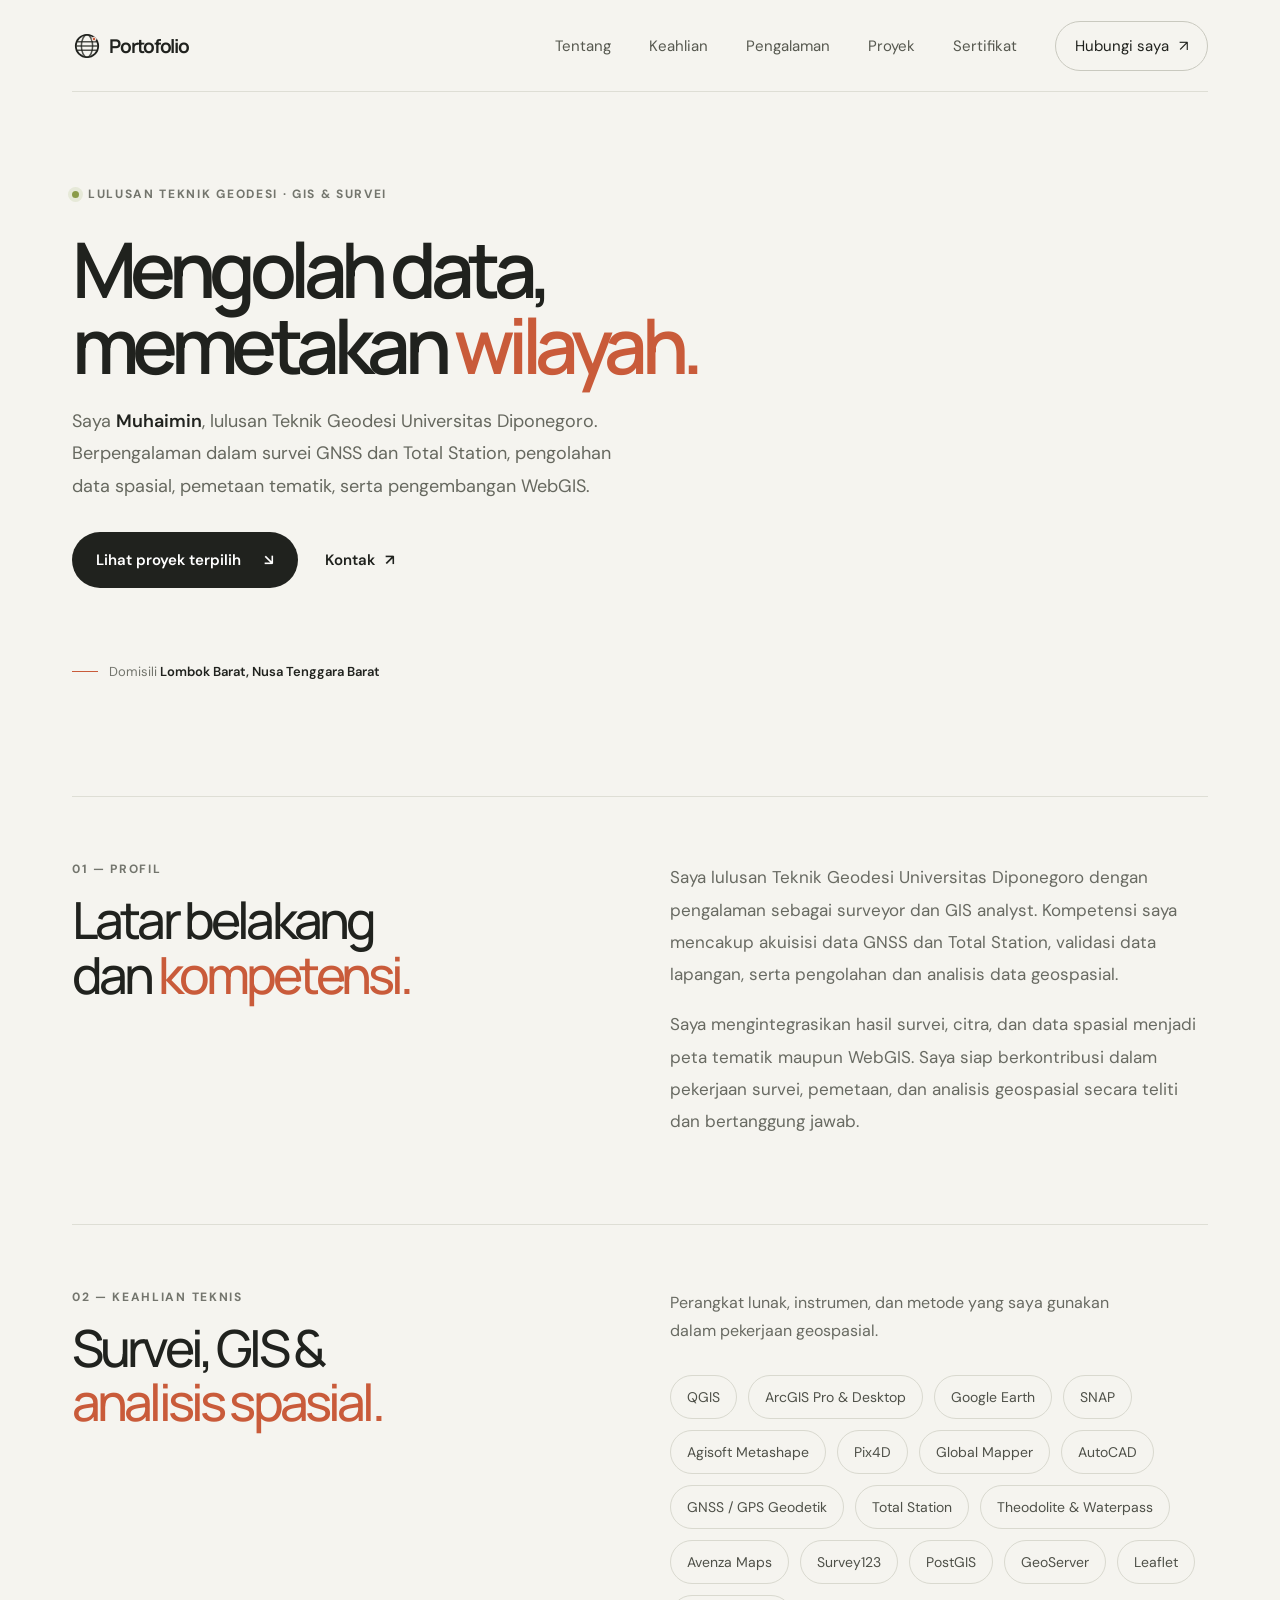
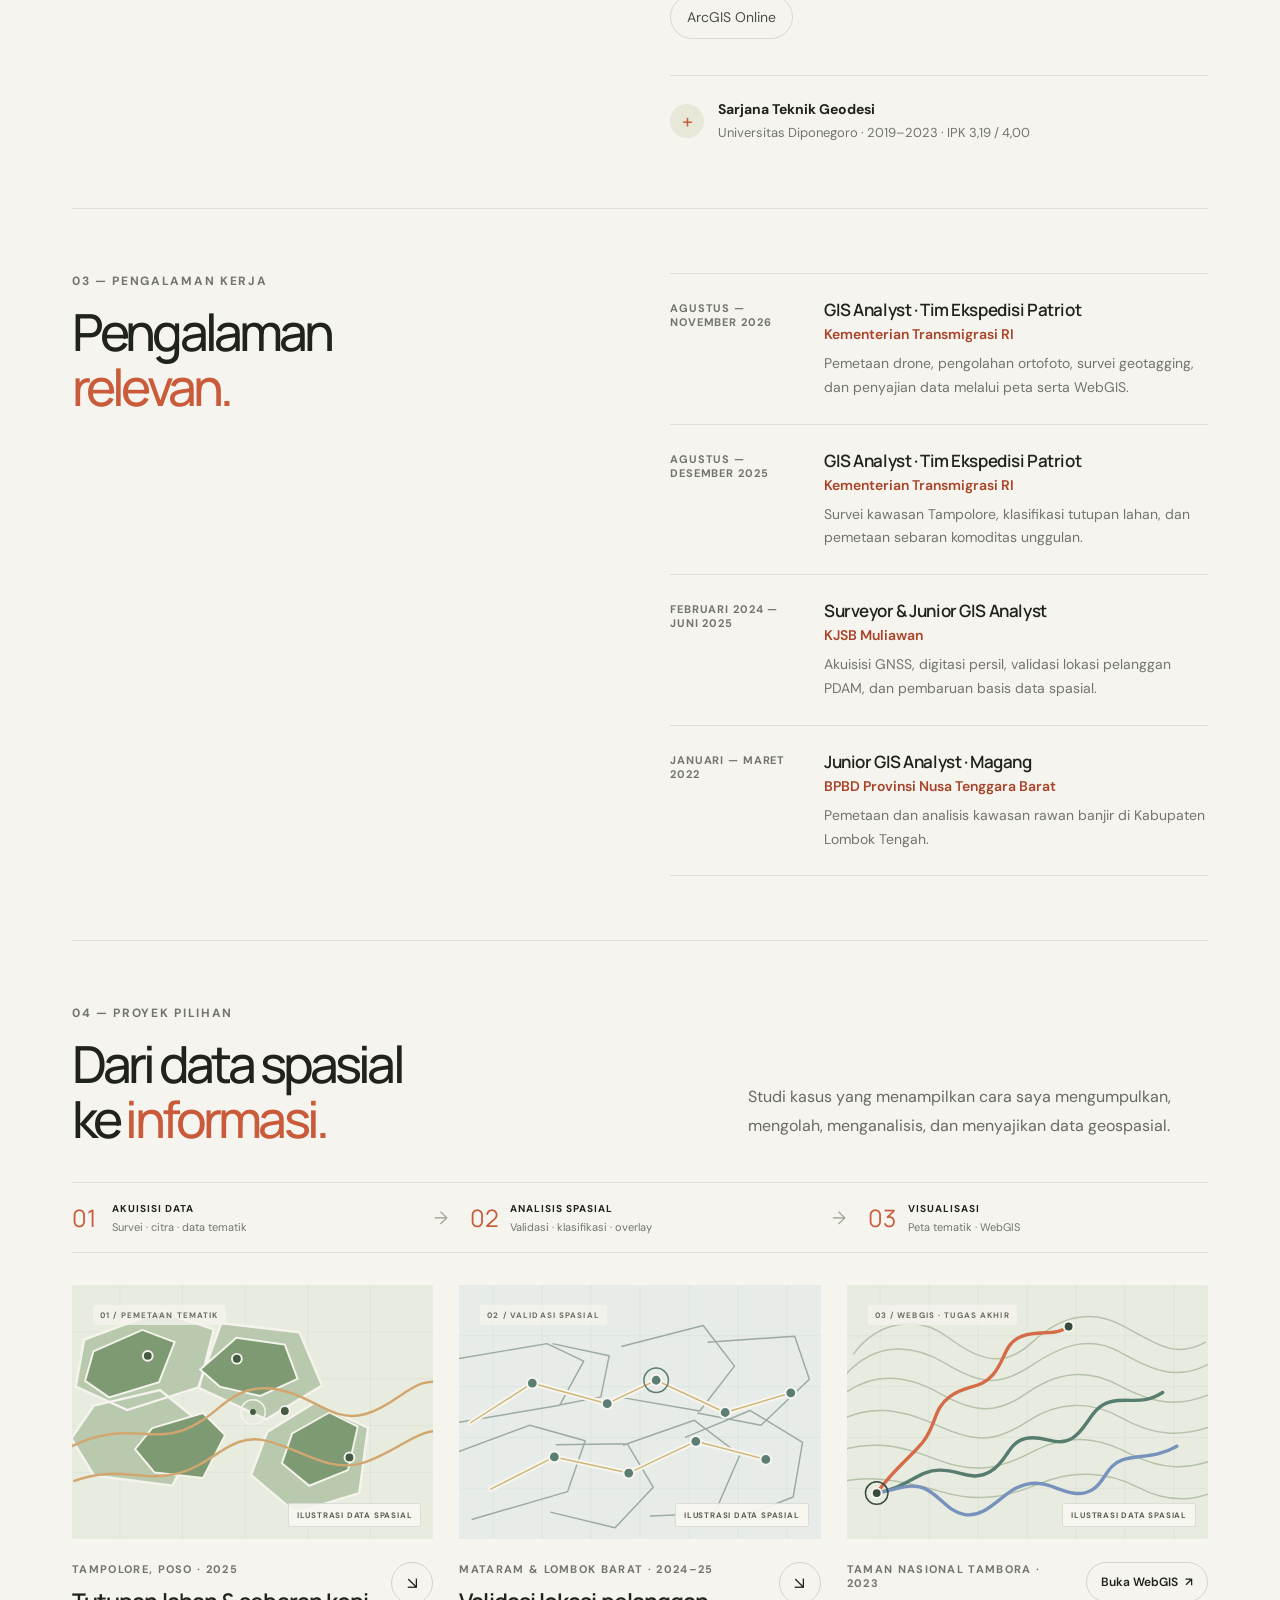
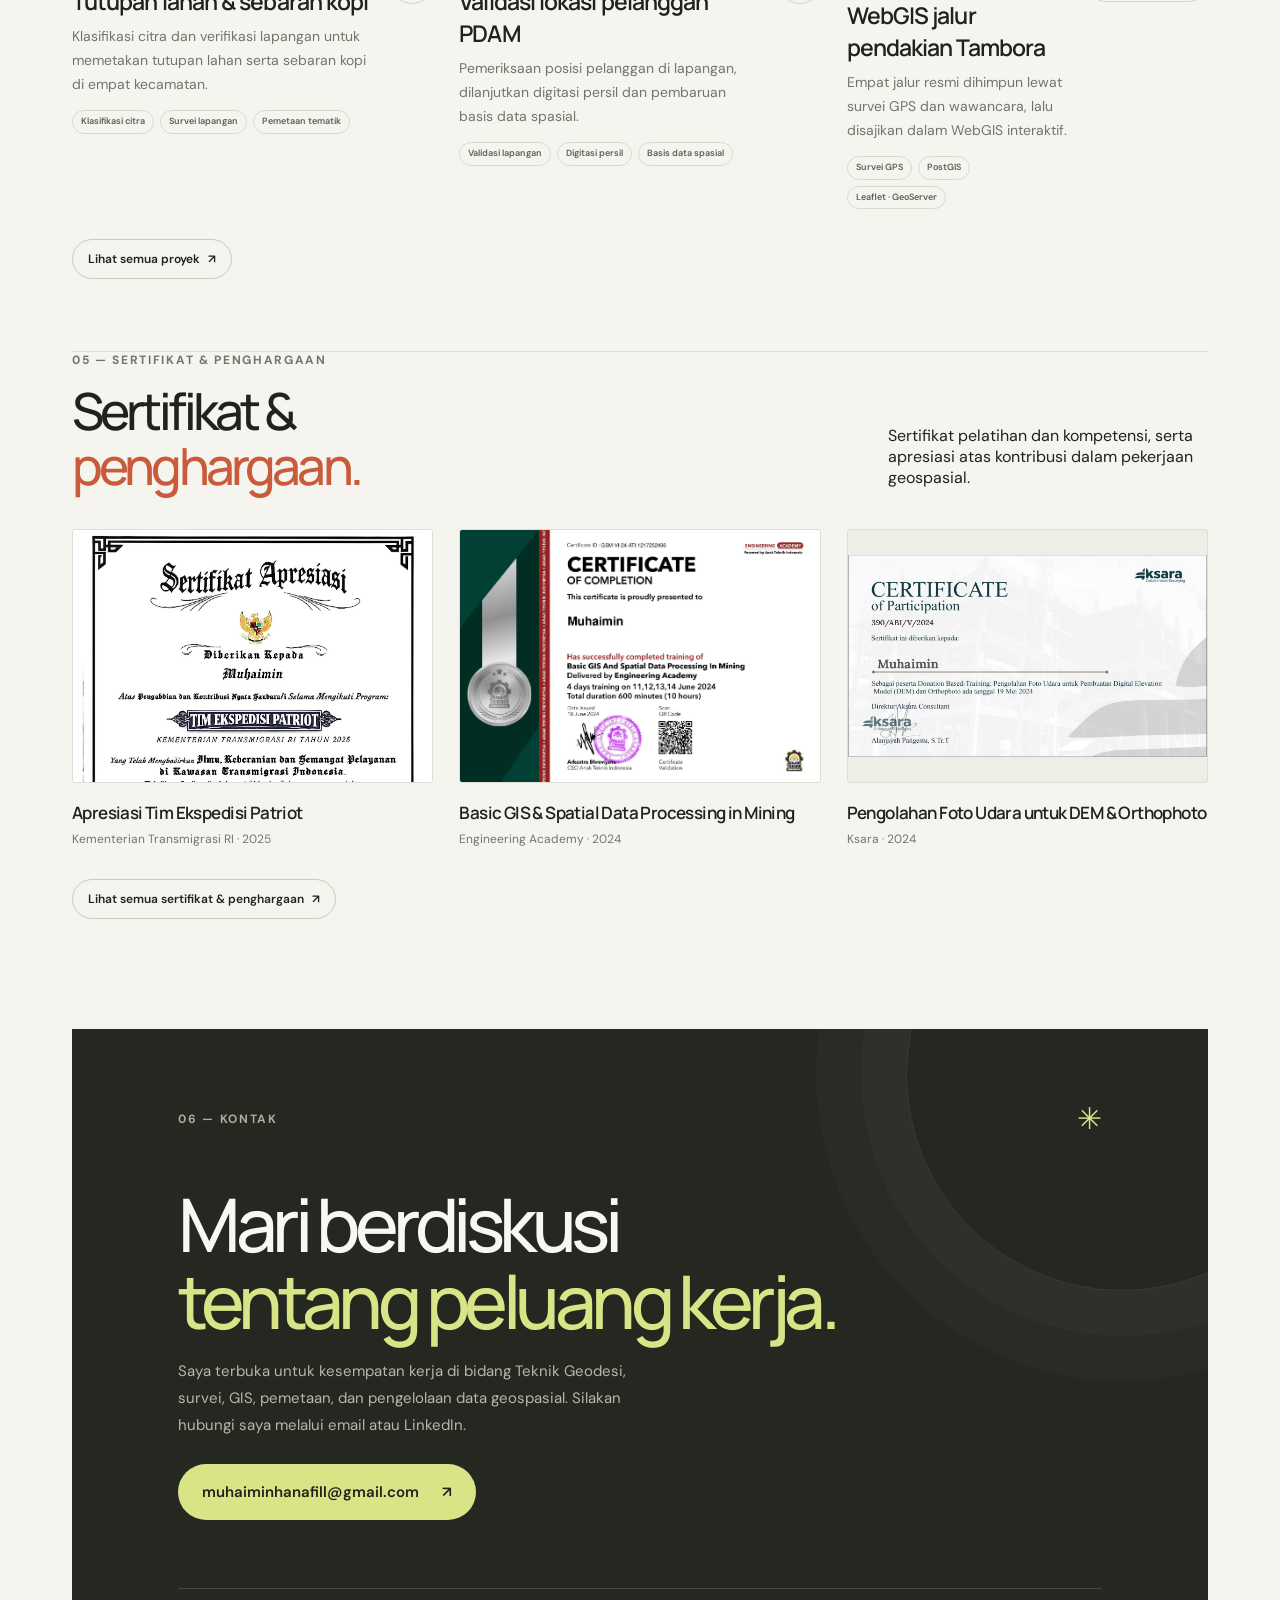
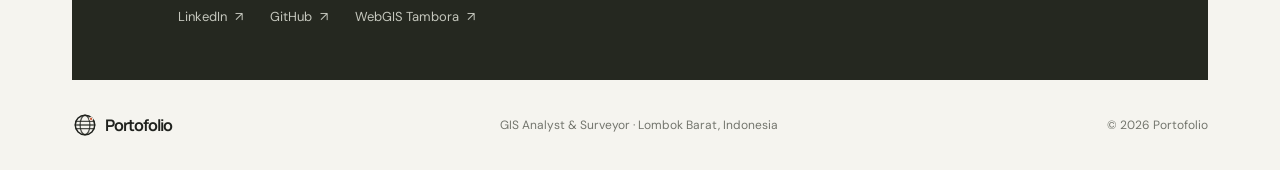
<file: index.html>
<!doctype html>
<html lang="id">
  <head>
    <meta charset="utf-8" />
    <meta name="viewport" content="width=device-width, initial-scale=1" />
    <meta
      name="description"
      content="Portofolio Muhaimin, lulusan Teknik Geodesi Universitas Diponegoro dengan pengalaman survei, pemetaan, analisis spasial, dan WebGIS."
    />
    <meta name="theme-color" content="#f5f4ef" />
    <title>Muhaimin — Lulusan Teknik Geodesi | GIS &amp; Survei</title>
    <link rel="icon" type="image/svg+xml" href="favicon.svg" />
    <link rel="stylesheet" href="styles.css" />
    <script src="script.js" defer></script>
  </head>
  <body>
    <header class="site-header">
      <a class="wordmark" href="#home" aria-label="portofolio, beranda">
        <svg class="wordmark-mark" viewBox="0 0 32 32" aria-hidden="true" focusable="false">
          <circle class="globe-outline" cx="16" cy="16" r="12" />
          <ellipse class="globe-grid" cx="16" cy="16" rx="6" ry="12" />
          <path class="globe-grid" d="M5 11.5h22M4 16h24m-23 4.5h22" />
          <circle class="globe-point" cx="23.5" cy="8.5" r="2" />
        </svg>
        <span>Portofolio</span>
      </a>

      <button
        class="menu-toggle"
        type="button"
        aria-expanded="false"
        aria-controls="primary-navigation"
        aria-label="Buka navigasi"
      >
        <span></span>
        <span></span>
      </button>

      <nav class="navigation" id="primary-navigation" aria-label="Navigasi utama">
        <a href="#about">Tentang</a>
        <a href="#skills">Keahlian</a>
        <a href="#experience">Pengalaman</a>
        <a href="#projects">Proyek</a>
        <a href="#certificates">Sertifikat</a>
        <a class="nav-contact" href="#contact">Hubungi saya <span aria-hidden="true">↗</span></a>
      </nav>
    </header>

    <main>
      <section class="hero section-shell" id="home">
        <div class="hero-copy">
          <p class="eyebrow"><span class="status-dot"></span> LULUSAN TEKNIK GEODESI · GIS &amp; SURVEI</p>
          <h1>Mengolah data,<br />memetakan <span class="accent-text">wilayah.</span></h1>
          <p class="hero-description">
            Saya <strong>Muhaimin</strong>, lulusan Teknik Geodesi Universitas Diponegoro.
            Berpengalaman dalam survei GNSS dan Total Station, pengolahan data spasial,
            pemetaan tematik, serta pengembangan WebGIS.
          </p>
          <div class="hero-actions">
            <a class="button button-primary" href="#projects">Lihat proyek terpilih <span aria-hidden="true">↘</span></a>
            <a class="text-link" href="#contact">Kontak <span aria-hidden="true">↗</span></a>
          </div>
          <div class="hero-note">
            <span class="note-line"></span>
            <span>Domisili <strong>Lombok Barat, Nusa Tenggara Barat</strong></span>
          </div>
        </div>

      </section>

      <section class="about section-shell section-divider" id="about">
        <div class="section-heading">
          <p class="eyebrow">01 — PROFIL</p>
          <h2>Latar belakang<br />dan <span class="accent-text">kompetensi.</span></h2>
        </div>
        <div class="about-copy">
          <p>
            Saya lulusan Teknik Geodesi Universitas Diponegoro dengan pengalaman
            sebagai surveyor dan GIS analyst. Kompetensi saya mencakup akuisisi
            data GNSS dan Total Station, validasi data lapangan, serta pengolahan
            dan analisis data geospasial.
          </p>
          <p>
            Saya mengintegrasikan hasil survei, citra, dan data spasial menjadi
            peta tematik maupun WebGIS. Saya siap berkontribusi dalam pekerjaan
            survei, pemetaan, dan analisis geospasial secara teliti dan
            bertanggung jawab.
          </p>
        </div>
      </section>

      <section class="skills section-shell section-divider" id="skills">
        <div class="section-heading">
          <p class="eyebrow">02 — KEAHLIAN TEKNIS</p>
          <h2>Survei, GIS &amp;<br /><span class="accent-text">analisis spasial.</span></h2>
        </div>
        <div class="skills-content">
          <p class="skills-intro">Perangkat lunak, instrumen, dan metode yang saya gunakan dalam pekerjaan geospasial.</p>
          <div class="skill-list" aria-label="Daftar keahlian">
            <span>QGIS</span>
            <span>ArcGIS Pro &amp; Desktop</span>
            <span>Google Earth</span>
            <span>SNAP</span>
            <span>Agisoft Metashape</span>
            <span>Pix4D</span>
            <span>Global Mapper</span>
            <span>AutoCAD</span>
            <span>GNSS / GPS Geodetik</span>
            <span>Total Station</span>
            <span>Theodolite &amp; Waterpass</span>
            <span>Avenza Maps</span>
            <span>Survey123</span>
            <span>PostGIS</span>
            <span>GeoServer</span>
            <span>Leaflet</span>
            <span>ArcGIS Online</span>
          </div>
          <div class="focus-note">
            <span class="focus-number" aria-hidden="true">+</span>
            <p><strong>Sarjana Teknik Geodesi</strong><br />Universitas Diponegoro · 2019–2023 · IPK 3,19 / 4,00</p>
          </div>
        </div>
      </section>

      <section class="experience section-shell section-divider" id="experience">
        <div class="section-heading">
          <p class="eyebrow">03 — PENGALAMAN KERJA</p>
          <h2>Pengalaman<br /><span class="accent-text">relevan.</span></h2>
        </div>
        <div class="experience-list">
          <article class="experience-item">
            <p class="experience-date">AGUSTUS — NOVEMBER 2026</p>
            <div>
              <h3>GIS Analyst · Tim Ekspedisi Patriot</h3>
              <p>Kementerian Transmigrasi RI</p>
              <span>Pemetaan drone, pengolahan ortofoto, survei geotagging, dan penyajian data melalui peta serta WebGIS.</span>
            </div>
          </article>
          <article class="experience-item">
            <p class="experience-date">AGUSTUS — DESEMBER 2025</p>
            <div>
              <h3>GIS Analyst · Tim Ekspedisi Patriot</h3>
              <p>Kementerian Transmigrasi RI</p>
              <span>Survei kawasan Tampolore, klasifikasi tutupan lahan, dan pemetaan sebaran komoditas unggulan.</span>
            </div>
          </article>
          <article class="experience-item">
            <p class="experience-date">FEBRUARI 2024 — JUNI 2025</p>
            <div>
              <h3>Surveyor &amp; Junior GIS Analyst</h3>
              <p>KJSB Muliawan</p>
              <span>Akuisisi GNSS, digitasi persil, validasi lokasi pelanggan PDAM, dan pembaruan basis data spasial.</span>
            </div>
          </article>
          <article class="experience-item">
            <p class="experience-date">JANUARI — MARET 2022</p>
            <div>
              <h3>Junior GIS Analyst · Magang</h3>
              <p>BPBD Provinsi Nusa Tenggara Barat</p>
              <span>Pemetaan dan analisis kawasan rawan banjir di Kabupaten Lombok Tengah.</span>
            </div>
          </article>
        </div>
      </section>

      <section class="projects section-shell section-divider" id="projects">
        <div class="projects-heading">
          <div class="section-heading">
            <p class="eyebrow">04 — PROYEK PILIHAN</p>
            <h2>Dari data spasial<br />ke <span class="accent-text">informasi.</span></h2>
          </div>
          <p class="projects-intro">
            Studi kasus yang menampilkan cara saya mengumpulkan, mengolah, menganalisis, dan menyajikan data geospasial.
          </p>
        </div>

        <div class="project-workflow" aria-label="Alur kerja GIS">
          <div><span>01</span><strong>AKUISISI DATA</strong><small>Survei · citra · data tematik</small></div>
          <span class="workflow-arrow" aria-hidden="true">→</span>
          <div><span>02</span><strong>ANALISIS SPASIAL</strong><small>Validasi · klasifikasi · overlay</small></div>
          <span class="workflow-arrow" aria-hidden="true">→</span>
          <div><span>03</span><strong>VISUALISASI</strong><small>Peta tematik · WebGIS</small></div>
        </div>

        <div class="project-grid" id="project-grid">
          <article class="project-card project-card-featured">
            <a class="project-card-link" href="projects.html#tampolore" aria-label="Buka detail proyek tutupan lahan dan sebaran kopi"><span class="visually-hidden">Lihat detail proyek Tampolore</span></a>
            <div class="project-visual project-photo-slot">
              <span class="visual-label">01 / PEMETAAN TEMATIK</span>
              <img class="project-map-image" src="assets/project-map-landuse.svg" alt="Ilustrasi skematis klasifikasi tutupan lahan dan titik survei, bukan peta hasil proyek." />
              <span class="map-note">ILUSTRASI DATA SPASIAL</span>
            </div>
            <div class="project-details">
              <div>
                <p class="project-type">TAMPOLORE, POSO · 2025</p>
                <h3>Tutupan lahan &amp; sebaran kopi</h3>
                <p>Klasifikasi citra dan verifikasi lapangan untuk memetakan tutupan lahan serta sebaran kopi di empat kecamatan.</p>
                <ul class="project-tags" aria-label="Metode proyek">
                  <li>Klasifikasi citra</li><li>Survei lapangan</li><li>Pemetaan tematik</li>
                </ul>
              </div>
              <span class="project-arrow" aria-hidden="true">↘</span>
            </div>
          </article>

          <article class="project-card">
            <a class="project-card-link" href="projects.html#validasi-pdam" aria-label="Buka detail proyek validasi lokasi pelanggan PDAM"><span class="visually-hidden">Lihat detail proyek validasi PDAM</span></a>
            <div class="project-visual project-photo-slot">
              <span class="visual-label">02 / VALIDASI SPASIAL</span>
              <img class="project-map-image" src="assets/project-map-pdam.svg" alt="Ilustrasi skematis titik lokasi pelanggan dan jaringan jalan, bukan peta hasil proyek." />
              <span class="map-note">ILUSTRASI DATA SPASIAL</span>
            </div>
            <div class="project-details">
              <div>
                <p class="project-type">MATARAM &amp; LOMBOK BARAT · 2024–25</p>
                <h3>Validasi lokasi pelanggan PDAM</h3>
                <p>Pemeriksaan posisi pelanggan di lapangan, dilanjutkan digitasi persil dan pembaruan basis data spasial.</p>
                <ul class="project-tags" aria-label="Metode proyek">
                  <li>Validasi lapangan</li><li>Digitasi persil</li><li>Basis data spasial</li>
                </ul>
              </div>
              <span class="project-arrow" aria-hidden="true">↘</span>
            </div>
          </article>

          <article class="project-card">
            <a class="project-card-link" href="projects.html#tambora" aria-label="Buka detail proyek WebGIS jalur pendakian Tambora"><span class="visually-hidden">Lihat detail proyek Tambora</span></a>
            <div class="project-visual project-photo-slot">
              <span class="visual-label">03 / WEBGIS · TUGAS AKHIR</span>
              <img class="project-map-image" src="assets/project-map-tambora.svg" alt="Ilustrasi skematis jalur GPS pada kontur medan, bukan peta hasil proyek." />
              <span class="map-note">ILUSTRASI DATA SPASIAL</span>
            </div>
            <div class="project-details">
              <div>
                <p class="project-type">TAMAN NASIONAL TAMBORA · 2023</p>
                <h3>WebGIS jalur pendakian Tambora</h3>
                <p>Empat jalur resmi dihimpun lewat survei GPS dan wawancara, lalu disajikan dalam WebGIS interaktif.</p>
                <ul class="project-tags" aria-label="Teknologi proyek">
                  <li>Survei GPS</li><li>PostGIS</li><li>Leaflet · GeoServer</li>
                </ul>
              </div>
              <div class="project-actions">
                <a class="project-demo" href="https://pendakiantambora.vercel.app/" target="_blank" rel="noopener noreferrer">Buka WebGIS <span aria-hidden="true">↗</span></a>
              </div>
            </div>
          </article>

        </div>
        <a class="section-more-link" href="projects.html">Lihat semua proyek <span aria-hidden="true">↗</span></a>

      </section>

      <section class="certificates section-shell section-divider" id="certificates">
        <div class="certificates-heading">
          <div class="section-heading">
            <p class="eyebrow">05 — SERTIFIKAT &amp; PENGHARGAAN</p>
              <h2>Sertifikat &amp;<br /><span class="accent-text">penghargaan.</span></h2>
          </div>
          <p class="certificates-intro">
            Sertifikat pelatihan dan kompetensi, serta apresiasi atas kontribusi dalam pekerjaan geospasial.
          </p>
        </div>

        <div class="certificate-grid">
          <article class="certificate-card">
            <div class="certificate-image-slot">
              <a class="certificate-image-link" href="assets/certificate-ekspedisi-patriot.jpg" aria-label="Buka sertifikat apresiasi Ekspedisi Patriot ukuran penuh">
                <img class="certificate-photo" src="assets/certificate-ekspedisi-patriot.jpg" alt="Sertifikat apresiasi Tim Ekspedisi Patriot" />
              </a>
            </div>
            <h3>Apresiasi Tim Ekspedisi Patriot</h3>
            <p>Kementerian Transmigrasi RI · 2025</p>
          </article>
          <article class="certificate-card">
            <div class="certificate-image-slot">
              <a class="certificate-image-link" href="assets/certificate-basic-gis-mining.jpg" aria-label="Buka sertifikat Basic GIS and Spatial Data Processing in Mining ukuran penuh">
                <img class="certificate-photo" src="assets/certificate-basic-gis-mining.jpg" alt="Certificate of completion Basic GIS and Spatial Data Processing in Mining" />
              </a>
            </div>
            <h3>Basic GIS &amp; Spatial Data Processing in Mining</h3>
            <p>Engineering Academy · 2024</p>
          </article>
          <article class="certificate-card">
            <div class="certificate-image-slot">
              <a class="certificate-image-link" href="assets/certificate-drone-photogrammetry.jpg" aria-label="Buka sertifikat pelatihan pengolahan foto udara ukuran penuh">
                <img class="certificate-photo" src="assets/certificate-drone-photogrammetry.jpg" alt="Certificate of Participation pelatihan pengolahan foto udara untuk pembuatan DEM dan orthophoto" />
              </a>
            </div>
            <h3>Pengolahan Foto Udara untuk DEM &amp; Orthophoto</h3>
            <p>Ksara · 2024</p>
          </article>
        </div>
        <a class="section-more-link" href="certificates.html">Lihat semua sertifikat &amp; penghargaan <span aria-hidden="true">↗</span></a>
      </section>

      <section class="contact section-shell" id="contact">
        <div class="contact-topline">
          <p class="eyebrow">06 — KONTAK</p>
          <span class="contact-spark" aria-hidden="true">✳</span>
        </div>
        <h2>Mari berdiskusi<br /><span class="accent-text">tentang peluang kerja.</span></h2>
        <p class="contact-description">
          Saya terbuka untuk kesempatan kerja di bidang Teknik Geodesi,
          survei, GIS, pemetaan, dan pengelolaan data geospasial. Silakan
          hubungi saya melalui email atau LinkedIn.
        </p>
        <a class="button button-light" href="mailto:muhaiminhanafill@gmail.com">
          muhaiminhanafill@gmail.com <span aria-hidden="true">↗</span>
        </a>
        <div class="social-links">
          <a href="https://www.linkedin.com/in/muhaimingeodesi" target="_blank" rel="noopener noreferrer">LinkedIn <span aria-hidden="true">↗</span></a>
          <a href="https://github.com/muhaimin-geo" target="_blank" rel="noopener noreferrer">GitHub <span aria-hidden="true">↗</span></a>
          <a href="https://pendakiantambora.vercel.app/" target="_blank" rel="noopener noreferrer">WebGIS Tambora <span aria-hidden="true">↗</span></a>
        </div>
      </section>
    </main>

    <footer class="site-footer">
      <a class="wordmark" href="#home">
        <svg class="wordmark-mark" viewBox="0 0 32 32" aria-hidden="true" focusable="false">
          <circle class="globe-outline" cx="16" cy="16" r="12" />
          <ellipse class="globe-grid" cx="16" cy="16" rx="6" ry="12" />
          <path class="globe-grid" d="M5 11.5h22M4 16h24m-23 4.5h22" />
          <circle class="globe-point" cx="23.5" cy="8.5" r="2" />
        </svg>
        <span>Portofolio</span>
      </a>
      <p>GIS Analyst &amp; Surveyor · Lombok Barat, Indonesia</p>
      <p>© <span id="current-year"></span> Portofolio</p>
    </footer>
  </body>
</html>
</file>
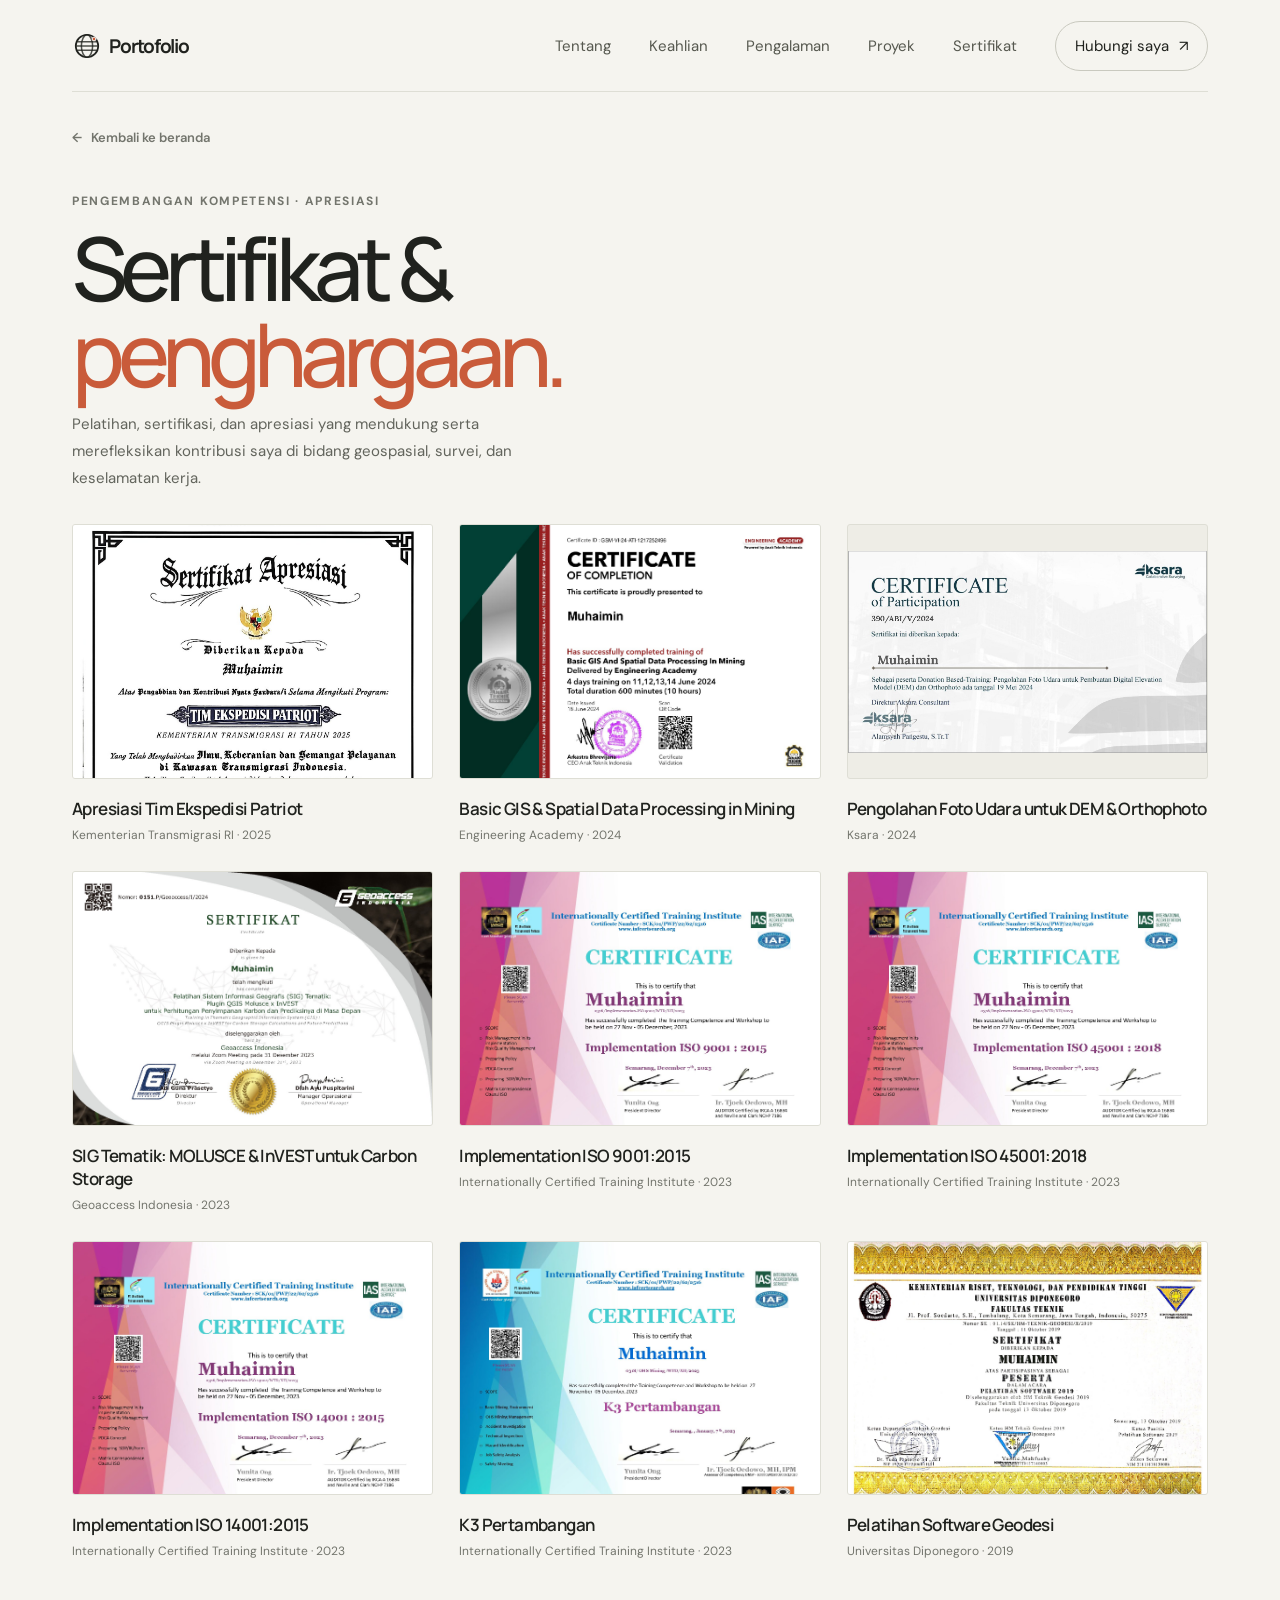
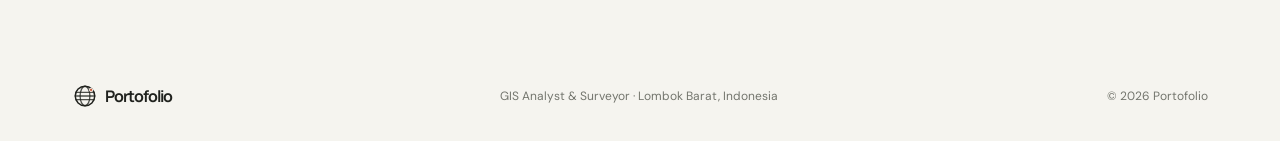
<file: certificates.html>
<!doctype html>
<html lang="id">
  <head>
    <meta charset="utf-8" />
    <meta name="viewport" content="width=device-width, initial-scale=1" />
    <meta
      name="description"
      content="Sertifikat, pelatihan, dan penghargaan Muhaimin yang relevan dengan Teknik Geodesi, GIS, survei, dan keselamatan kerja."
    />
    <meta name="theme-color" content="#f5f4ef" />
    <title>Sertifikat &amp; Penghargaan — Muhaimin</title>
    <link rel="icon" type="image/svg+xml" href="favicon.svg" />
    <link rel="stylesheet" href="styles.css" />
    <script src="script.js" defer></script>
  </head>
  <body>
    <header class="site-header">
      <a class="wordmark" href="index.html#home" aria-label="portofolio, beranda">
        <svg class="wordmark-mark" viewBox="0 0 32 32" aria-hidden="true" focusable="false">
          <circle class="globe-outline" cx="16" cy="16" r="12" />
          <ellipse class="globe-grid" cx="16" cy="16" rx="6" ry="12" />
          <path class="globe-grid" d="M5 11.5h22M4 16h24m-23 4.5h22" />
          <circle class="globe-point" cx="23.5" cy="8.5" r="2" />
        </svg>
        <span>Portofolio</span>
      </a>
      <button class="menu-toggle" type="button" aria-expanded="false" aria-controls="primary-navigation" aria-label="Buka navigasi">
        <span></span><span></span>
      </button>
      <nav class="navigation" id="primary-navigation" aria-label="Navigasi utama">
        <a href="index.html#about">Tentang</a>
        <a href="index.html#skills">Keahlian</a>
        <a href="index.html#experience">Pengalaman</a>
        <a href="index.html#projects">Proyek</a>
        <a href="index.html#certificates">Sertifikat</a>
        <a class="nav-contact" href="index.html#contact">Hubungi saya <span aria-hidden="true">↗</span></a>
      </nav>
    </header>

    <main class="project-collection section-shell">
      <a class="project-page-back" href="index.html#certificates"><span aria-hidden="true">←</span> Kembali ke beranda</a>
      <section class="project-collection-intro">
        <p class="eyebrow">PENGEMBANGAN KOMPETENSI · APRESIASI</p>
        <h1>Sertifikat &amp;<br /><span class="accent-text">penghargaan.</span></h1>
        <p>Pelatihan, sertifikasi, dan apresiasi yang mendukung serta merefleksikan kontribusi saya di bidang geospasial, survei, dan keselamatan kerja.</p>
      </section>

      <section class="certificate-grid all-certificate-grid" aria-label="Daftar semua sertifikat">
        <article class="certificate-card">
          <div class="certificate-image-slot">
            <a class="certificate-image-link" href="assets/certificate-ekspedisi-patriot.jpg" aria-label="Buka sertifikat apresiasi Ekspedisi Patriot ukuran penuh">
              <img class="certificate-photo" src="assets/certificate-ekspedisi-patriot.jpg" alt="Sertifikat apresiasi Tim Ekspedisi Patriot" />
            </a>
          </div>
          <h3>Apresiasi Tim Ekspedisi Patriot</h3>
          <p>Kementerian Transmigrasi RI · 2025</p>
        </article>
        <article class="certificate-card">
          <div class="certificate-image-slot">
            <a class="certificate-image-link" href="assets/certificate-basic-gis-mining.jpg" aria-label="Buka sertifikat Basic GIS and Spatial Data Processing in Mining ukuran penuh">
              <img class="certificate-photo" src="assets/certificate-basic-gis-mining.jpg" alt="Certificate of completion Basic GIS and Spatial Data Processing in Mining" />
            </a>
          </div>
          <h3>Basic GIS &amp; Spatial Data Processing in Mining</h3>
          <p>Engineering Academy · 2024</p>
        </article>
        <article class="certificate-card">
          <div class="certificate-image-slot">
            <a class="certificate-image-link" href="assets/certificate-drone-photogrammetry.jpg" aria-label="Buka sertifikat pelatihan pengolahan foto udara ukuran penuh">
              <img class="certificate-photo" src="assets/certificate-drone-photogrammetry.jpg" alt="Certificate of Participation pelatihan pengolahan foto udara untuk pembuatan DEM dan orthophoto" />
            </a>
          </div>
          <h3>Pengolahan Foto Udara untuk DEM &amp; Orthophoto</h3>
          <p>Ksara · 2024</p>
        </article>
        <article class="certificate-card">
          <div class="certificate-image-slot">
            <a class="certificate-image-link" href="assets/certificate-gis-carbon-storage.jpg" aria-label="Buka sertifikat GIS tematik carbon storage ukuran penuh">
              <img class="certificate-photo" src="assets/certificate-gis-carbon-storage.jpg" alt="Sertifikat pelatihan SIG tematik dengan plugin QGIS MOLUSCE dan InVEST untuk perhitungan carbon storage" />
            </a>
          </div>
          <h3>SIG Tematik: MOLUSCE &amp; InVEST untuk Carbon Storage</h3>
          <p>Geoaccess Indonesia · 2023</p>
        </article>
        <article class="certificate-card">
          <div class="certificate-image-slot">
            <a class="certificate-image-link" href="assets/certificate-iso-9001.jpg" aria-label="Buka sertifikat ISO 9001:2015 ukuran penuh">
              <img class="certificate-photo" src="assets/certificate-iso-9001.jpg" alt="Sertifikat Implementation ISO 9001:2015" />
            </a>
          </div>
          <h3>Implementation ISO 9001:2015</h3>
          <p>Internationally Certified Training Institute · 2023</p>
        </article>
        <article class="certificate-card">
          <div class="certificate-image-slot">
            <a class="certificate-image-link" href="assets/certificate-iso-45001.jpg" aria-label="Buka sertifikat ISO 45001:2018 ukuran penuh">
              <img class="certificate-photo" src="assets/certificate-iso-45001.jpg" alt="Sertifikat Implementation ISO 45001:2018" />
            </a>
          </div>
          <h3>Implementation ISO 45001:2018</h3>
          <p>Internationally Certified Training Institute · 2023</p>
        </article>
        <article class="certificate-card">
          <div class="certificate-image-slot">
            <a class="certificate-image-link" href="assets/certificate-iso-14001.jpg" aria-label="Buka sertifikat ISO 14001:2015 ukuran penuh">
              <img class="certificate-photo" src="assets/certificate-iso-14001.jpg" alt="Sertifikat Implementation ISO 14001:2015" />
            </a>
          </div>
          <h3>Implementation ISO 14001:2015</h3>
          <p>Internationally Certified Training Institute · 2023</p>
        </article>
        <article class="certificate-card">
          <div class="certificate-image-slot">
            <a class="certificate-image-link" href="assets/certificate-k3-pertambangan.jpg" aria-label="Buka sertifikat K3 Pertambangan ukuran penuh">
              <img class="certificate-photo" src="assets/certificate-k3-pertambangan.jpg" alt="Sertifikat pelatihan K3 Pertambangan" />
            </a>
          </div>
          <h3>K3 Pertambangan</h3>
          <p>Internationally Certified Training Institute · 2023</p>
        </article>
        <article class="certificate-card">
          <div class="certificate-image-slot">
            <a class="certificate-image-link" href="assets/certificate-software-geodesi-2019.jpg" aria-label="Buka sertifikat pelatihan software geodesi 2019 ukuran penuh">
              <img class="certificate-photo" src="assets/certificate-software-geodesi-2019.jpg" alt="Sertifikat peserta pelatihan software geodesi Universitas Diponegoro tahun 2019" />
            </a>
          </div>
          <h3>Pelatihan Software Geodesi</h3>
          <p>Universitas Diponegoro · 2019</p>
        </article>
      </section>
    </main>

    <footer class="site-footer">
      <a class="wordmark" href="index.html#home">
        <svg class="wordmark-mark" viewBox="0 0 32 32" aria-hidden="true" focusable="false">
          <circle class="globe-outline" cx="16" cy="16" r="12" />
          <ellipse class="globe-grid" cx="16" cy="16" rx="6" ry="12" />
          <path class="globe-grid" d="M5 11.5h22M4 16h24m-23 4.5h22" />
          <circle class="globe-point" cx="23.5" cy="8.5" r="2" />
        </svg>
        <span>Portofolio</span>
      </a>
      <p>GIS Analyst &amp; Surveyor · Lombok Barat, Indonesia</p>
      <p>© <span id="current-year"></span> Portofolio</p>
    </footer>
  </body>
</html>
</file>
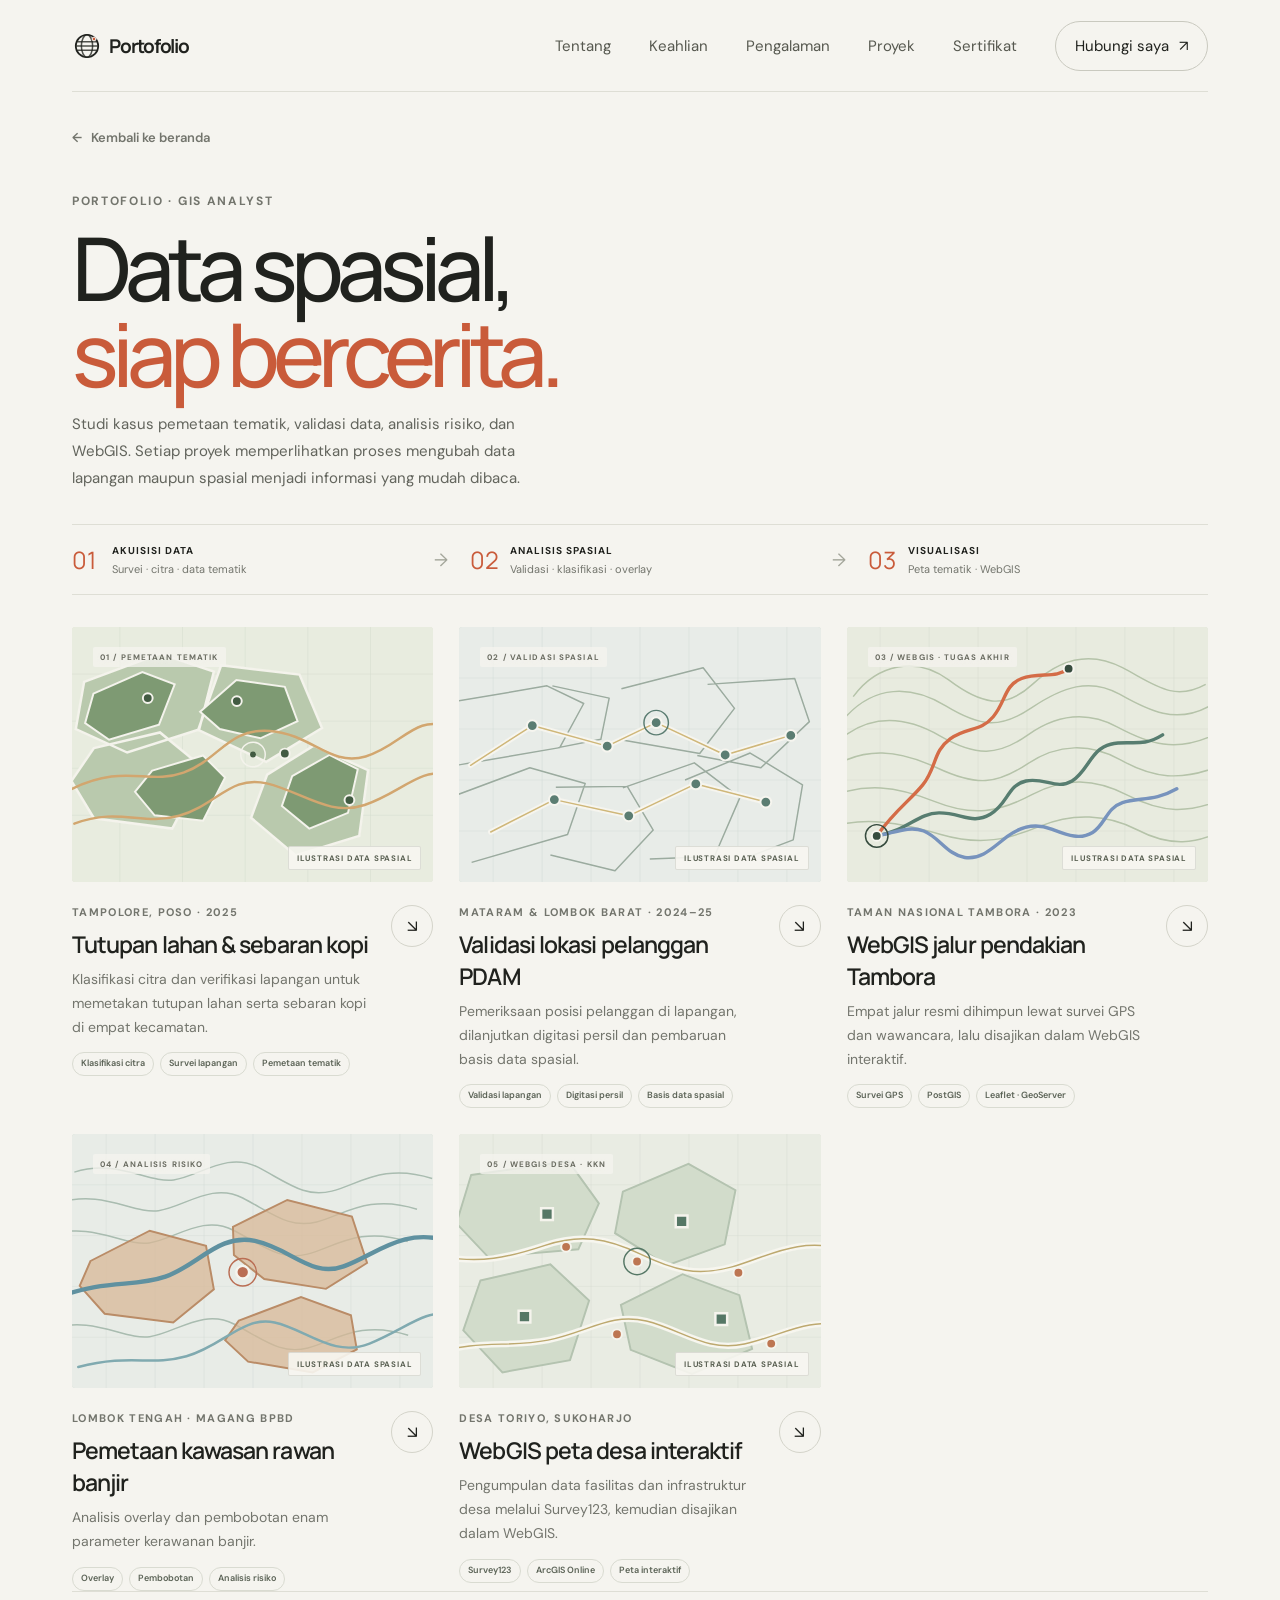
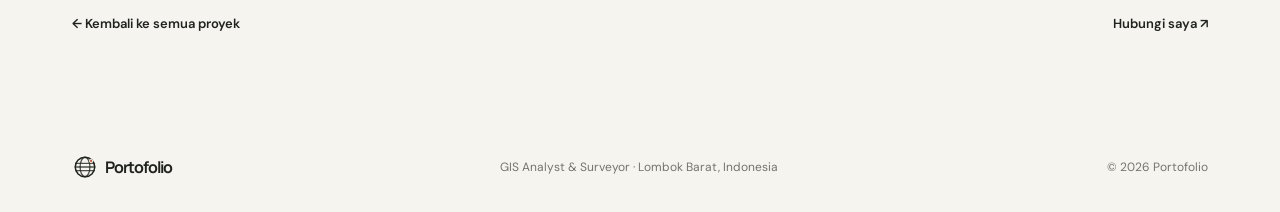
<file: projects.html>
<!doctype html>
<html lang="id">
  <head>
    <meta charset="utf-8" />
    <meta name="viewport" content="width=device-width, initial-scale=1" />
    <meta
      name="description"
      content="Portofolio proyek Muhaimin, lulusan Teknik Geodesi: survei, pemetaan tematik, validasi spasial, WebGIS, dan analisis risiko."
    />
    <meta name="theme-color" content="#f5f4ef" />
    <title>Detail Proyek — Muhaimin</title>
    <link rel="icon" type="image/svg+xml" href="favicon.svg" />
    <link rel="stylesheet" href="styles.css" />
    <script src="script.js" defer></script>
  </head>
  <body>
    <header class="site-header">
      <a class="wordmark" href="index.html#home" aria-label="portofolio, beranda">
        <svg class="wordmark-mark" viewBox="0 0 32 32" aria-hidden="true" focusable="false">
          <circle class="globe-outline" cx="16" cy="16" r="12" />
          <ellipse class="globe-grid" cx="16" cy="16" rx="6" ry="12" />
          <path class="globe-grid" d="M5 11.5h22M4 16h24m-23 4.5h22" />
          <circle class="globe-point" cx="23.5" cy="8.5" r="2" />
        </svg>
        <span>Portofolio</span>
      </a>
      <button class="menu-toggle" type="button" aria-expanded="false" aria-controls="primary-navigation" aria-label="Buka navigasi">
        <span></span><span></span>
      </button>
      <nav class="navigation" id="primary-navigation" aria-label="Navigasi utama">
        <a href="index.html#about">Tentang</a>
        <a href="index.html#skills">Keahlian</a>
        <a href="index.html#experience">Pengalaman</a>
        <a href="index.html#projects">Proyek</a>
        <a href="index.html#certificates">Sertifikat</a>
        <a class="nav-contact" href="index.html#contact">Hubungi saya <span aria-hidden="true">↗</span></a>
      </nav>
    </header>

    <main class="project-collection section-shell">
      <section class="project-catalog" id="all-projects">
        <a class="project-page-back" href="index.html#projects"><span aria-hidden="true">←</span> Kembali ke beranda</a>
        <div class="project-collection-intro">
          <p class="eyebrow">PORTOFOLIO · GIS ANALYST</p>
          <h1>Data spasial,<br /><span class="accent-text">siap bercerita.</span></h1>
          <p>Studi kasus pemetaan tematik, validasi data, analisis risiko, dan WebGIS. Setiap proyek memperlihatkan proses mengubah data lapangan maupun spasial menjadi informasi yang mudah dibaca.</p>
        </div>
        <div class="project-workflow" aria-label="Alur kerja GIS">
          <div><span>01</span><strong>AKUISISI DATA</strong><small>Survei · citra · data tematik</small></div>
          <span class="workflow-arrow" aria-hidden="true">→</span>
          <div><span>02</span><strong>ANALISIS SPASIAL</strong><small>Validasi · klasifikasi · overlay</small></div>
          <span class="workflow-arrow" aria-hidden="true">→</span>
          <div><span>03</span><strong>VISUALISASI</strong><small>Peta tematik · WebGIS</small></div>
        </div>
        <div class="project-grid">
          <article class="project-card">
            <a class="project-card-link" href="#tampolore" aria-label="Lihat detail proyek Tampolore"><span class="visually-hidden">Lihat detail proyek Tampolore</span></a>
            <div class="project-visual project-photo-slot">
              <span class="visual-label">01 / PEMETAAN TEMATIK</span>
              <img class="project-map-image" src="assets/project-map-landuse.svg" alt="Ilustrasi skematis klasifikasi tutupan lahan dan titik survei, bukan peta hasil proyek." />
              <span class="map-note">ILUSTRASI DATA SPASIAL</span>
            </div>
            <div class="project-details">
              <div>
                <p class="project-type">TAMPOLORE, POSO · 2025</p>
                <h3>Tutupan lahan &amp; sebaran kopi</h3>
                <p>Klasifikasi citra dan verifikasi lapangan untuk memetakan tutupan lahan serta sebaran kopi di empat kecamatan.</p>
                <ul class="project-tags" aria-label="Metode proyek">
                  <li>Klasifikasi citra</li><li>Survei lapangan</li><li>Pemetaan tematik</li>
                </ul>
              </div>
              <span class="project-arrow" aria-hidden="true">↘</span>
            </div>
          </article>
          <article class="project-card">
            <a class="project-card-link" href="#validasi-pdam" aria-label="Lihat detail proyek validasi lokasi pelanggan PDAM"><span class="visually-hidden">Lihat detail proyek validasi PDAM</span></a>
            <div class="project-visual project-photo-slot">
              <span class="visual-label">02 / VALIDASI SPASIAL</span>
              <img class="project-map-image" src="assets/project-map-pdam.svg" alt="Ilustrasi skematis titik lokasi pelanggan dan jaringan jalan, bukan peta hasil proyek." />
              <span class="map-note">ILUSTRASI DATA SPASIAL</span>
            </div>
            <div class="project-details">
              <div>
                <p class="project-type">MATARAM &amp; LOMBOK BARAT · 2024–25</p>
                <h3>Validasi lokasi pelanggan PDAM</h3>
                <p>Pemeriksaan posisi pelanggan di lapangan, dilanjutkan digitasi persil dan pembaruan basis data spasial.</p>
                <ul class="project-tags" aria-label="Metode proyek">
                  <li>Validasi lapangan</li><li>Digitasi persil</li><li>Basis data spasial</li>
                </ul>
              </div>
              <span class="project-arrow" aria-hidden="true">↘</span>
            </div>
          </article>
          <article class="project-card">
            <a class="project-card-link" href="#tambora" aria-label="Lihat detail WebGIS jalur pendakian Tambora"><span class="visually-hidden">Lihat detail proyek Tambora</span></a>
            <div class="project-visual project-photo-slot">
              <span class="visual-label">03 / WEBGIS · TUGAS AKHIR</span>
              <img class="project-map-image" src="assets/project-map-tambora.svg" alt="Ilustrasi skematis jalur GPS pada kontur medan, bukan peta hasil proyek." />
              <span class="map-note">ILUSTRASI DATA SPASIAL</span>
            </div>
            <div class="project-details">
              <div>
                <p class="project-type">TAMAN NASIONAL TAMBORA · 2023</p>
                <h3>WebGIS jalur pendakian Tambora</h3>
                <p>Empat jalur resmi dihimpun lewat survei GPS dan wawancara, lalu disajikan dalam WebGIS interaktif.</p>
                <ul class="project-tags" aria-label="Teknologi proyek">
                  <li>Survei GPS</li><li>PostGIS</li><li>Leaflet · GeoServer</li>
                </ul>
              </div>
              <span class="project-arrow" aria-hidden="true">↘</span>
            </div>
          </article>
          <article class="project-card">
            <a class="project-card-link" href="#banjir-lombok-tengah" aria-label="Lihat detail pemetaan kawasan rawan banjir Lombok Tengah"><span class="visually-hidden">Lihat detail proyek pemetaan banjir</span></a>
            <div class="project-visual project-photo-slot">
              <span class="visual-label">04 / ANALISIS RISIKO</span>
              <img class="project-map-image" src="assets/project-map-flood.svg" alt="Ilustrasi skematis overlay area kerawanan dan alur sungai, bukan peta hasil proyek." />
              <span class="map-note">ILUSTRASI DATA SPASIAL</span>
            </div>
            <div class="project-details">
              <div>
                <p class="project-type">LOMBOK TENGAH · MAGANG BPBD</p>
                <h3>Pemetaan kawasan rawan banjir</h3>
                <p>Analisis overlay dan pembobotan enam parameter kerawanan banjir.</p>
                <ul class="project-tags" aria-label="Metode proyek">
                  <li>Overlay</li><li>Pembobotan</li><li>Analisis risiko</li>
                </ul>
              </div>
              <span class="project-arrow" aria-hidden="true">↘</span>
            </div>
          </article>
          <article class="project-card">
            <a class="project-card-link" href="#toriyo" aria-label="Lihat detail WebGIS peta Desa Toriyo"><span class="visually-hidden">Lihat detail proyek Desa Toriyo</span></a>
            <div class="project-visual project-photo-slot">
              <span class="visual-label">05 / WEBGIS DESA · KKN</span>
              <img class="project-map-image" src="assets/project-map-village.svg" alt="Ilustrasi skematis jaringan jalan dan titik fasilitas desa, bukan peta hasil proyek." />
              <span class="map-note">ILUSTRASI DATA SPASIAL</span>
            </div>
            <div class="project-details">
              <div>
                <p class="project-type">DESA TORIYO, SUKOHARJO</p>
                <h3>WebGIS peta desa interaktif</h3>
                <p>Pengumpulan data fasilitas dan infrastruktur desa melalui Survey123, kemudian disajikan dalam WebGIS.</p>
                <ul class="project-tags" aria-label="Teknologi proyek">
                  <li>Survey123</li><li>ArcGIS Online</li><li>Peta interaktif</li>
                </ul>
              </div>
              <span class="project-arrow" aria-hidden="true">↘</span>
            </div>
          </article>
        </div>
      </section>

      <section class="project-entry" id="tampolore" aria-labelledby="tampolore-title">
        <a class="project-page-back" href="projects.html#all-projects"><span aria-hidden="true">←</span> Kembali ke semua proyek</a>
        <div class="project-page-hero">
          <div class="project-page-copy">
            <p class="eyebrow">01 — PEMETAAN TEMATIK</p>
            <p class="project-type">TAMPOLORE, POSO · 2025</p>
            <h2 id="tampolore-title">Tutupan lahan<br />&amp; sebaran <span class="accent-text">kopi.</span></h2>
            <p class="project-page-lead">Klasifikasi citra dan survei lapangan untuk memetakan lahan kopi di empat kecamatan serta mendukung analisis komoditas unggulan.</p>
            <dl class="project-meta">
              <div><dt>Lokasi</dt><dd>Tampolore, Poso</dd></div>
              <div><dt>Fokus</dt><dd>Pemetaan tutupan lahan dan kopi</dd></div>
              <div><dt>Pendekatan</dt><dd>Klasifikasi citra &amp; survei lapangan</dd></div>
            </dl>
          </div>
          <figure class="project-page-visual">
            <img class="project-map-image" src="assets/project-map-landuse.svg" alt="Ilustrasi skematis klasifikasi tutupan lahan dan titik survei, bukan peta hasil proyek." />
            <figcaption class="map-note">Ilustrasi konseptual — bukan peta hasil proyek</figcaption>
          </figure>
        </div>
        <div class="project-page-content">
          <div>
            <p class="eyebrow">RINGKASAN PROYEK</p>
            <h3>Pemetaan potensi<br /><span class="accent-text">komoditas wilayah.</span></h3>
          </div>
          <div class="project-page-body">
            <p>Proyek ini mencakup pemetaan tutupan lahan dan sebaran lahan kopi di empat kecamatan kawasan Tampolore, Poso, sebagai bahan analisis potensi komoditas unggulan.</p>
            <p>Klasifikasi citra digunakan untuk menyusun informasi tutupan lahan dan dilengkapi dengan survei lapangan untuk memeriksa kondisi wilayah serta sebaran kopi. Hasil pekerjaan disajikan sebagai data spasial untuk mendukung analisis wilayah.</p>
            <ul class="project-tags project-detail-tags" aria-label="Metode proyek">
              <li>Klasifikasi citra</li><li>Verifikasi lapangan</li><li>Pemetaan tematik</li>
            </ul>
          </div>
        </div>
      </section>

      <section class="project-entry" id="validasi-pdam" aria-labelledby="pdam-title">
        <a class="project-page-back" href="projects.html#all-projects"><span aria-hidden="true">←</span> Kembali ke semua proyek</a>
        <div class="project-page-hero">
          <div class="project-page-copy">
            <p class="eyebrow">02 — VALIDASI SPASIAL</p>
            <p class="project-type">MATARAM &amp; LOMBOK BARAT · 2024–25</p>
            <h2 id="pdam-title">Validasi lokasi<br />pelanggan <span class="accent-text">PDAM.</span></h2>
            <p class="project-page-lead">Validasi posisi pelanggan di lapangan, digitasi bidang persil, dan pembaruan basis data spasial.</p>
            <dl class="project-meta">
              <div><dt>Lokasi</dt><dd>Mataram &amp; Lombok Barat</dd></div>
              <div><dt>Fokus</dt><dd>Validasi lokasi pelanggan</dd></div>
              <div><dt>Lingkup</dt><dd>Digitasi persil &amp; pembaruan data</dd></div>
            </dl>
          </div>
          <figure class="project-page-visual">
            <img class="project-map-image" src="assets/project-map-pdam.svg" alt="Ilustrasi skematis titik lokasi pelanggan dan jaringan jalan, bukan peta hasil proyek." />
            <figcaption class="map-note">Ilustrasi konseptual — bukan peta hasil proyek</figcaption>
          </figure>
        </div>
        <div class="project-page-content">
          <div>
            <p class="eyebrow">RINGKASAN PROYEK</p>
            <h3>Validasi data<br /><span class="accent-text">berbasis lapangan.</span></h3>
          </div>
          <div class="project-page-body">
            <p>Pekerjaan ini mencakup validasi posisi pelanggan PDAM di Mataram dan Lombok Barat melalui pemeriksaan lapangan, untuk mencocokkan data lokasi dengan kondisi aktual.</p>
            <p>Lingkup pekerjaan juga meliputi digitasi bidang persil dan pembaruan basis data spasial, sehingga informasi lokasi pelanggan tersusun lebih konsisten dan siap digunakan.</p>
            <ul class="project-tags project-detail-tags" aria-label="Metode proyek">
              <li>Validasi lapangan</li><li>Digitasi persil</li><li>Basis data spasial</li>
            </ul>
          </div>
        </div>
      </section>

      <section class="project-entry" id="tambora" aria-labelledby="tambora-title">
        <a class="project-page-back" href="projects.html#all-projects"><span aria-hidden="true">←</span> Kembali ke semua proyek</a>
        <div class="project-page-hero">
          <div class="project-page-copy">
            <p class="eyebrow">03 — WEBGIS · TUGAS AKHIR</p>
            <p class="project-type">TAMAN NASIONAL TAMBORA · 2023</p>
            <h2 id="tambora-title">WebGIS jalur<br />pendakian <span class="accent-text">Tambora.</span></h2>
            <p class="project-page-lead">WebGIS interaktif yang menyajikan empat jalur pendakian resmi berdasarkan survei GPS dan wawancara dengan pengelola.</p>
            <dl class="project-meta">
              <div><dt>Lokasi</dt><dd>Taman Nasional Tambora</dd></div>
              <div><dt>Fokus</dt><dd>Empat jalur pendakian resmi</dd></div>
              <div><dt>Teknologi</dt><dd>Leaflet · PostGIS · GeoServer</dd></div>
            </dl>
          </div>
          <figure class="project-page-visual">
            <img class="project-map-image" src="assets/project-map-tambora.svg" alt="Ilustrasi skematis jalur GPS pada kontur medan, bukan peta hasil proyek." />
            <figcaption class="map-note">Ilustrasi konseptual — bukan peta hasil proyek</figcaption>
          </figure>
        </div>
        <div class="project-page-content">
          <div>
            <p class="eyebrow">RINGKASAN PROYEK</p>
            <h3>Informasi jalur<br /><span class="accent-text">dalam WebGIS.</span></h3>
          </div>
          <div class="project-page-body">
            <p>Proyek tugas akhir ini menyajikan empat jalur pendakian resmi Taman Nasional Tambora dalam WebGIS. Data jalur dihimpun melalui survei GPS dan wawancara dengan pengelola taman nasional.</p>
            <p>WebGIS dikembangkan menggunakan Leaflet, PostGIS, dan GeoServer untuk menyajikan informasi jalur dalam peta interaktif.</p>
            <ul class="project-tags project-detail-tags" aria-label="Teknologi proyek">
              <li>Survei GPS</li><li>Leaflet</li><li>PostGIS</li><li>GeoServer</li>
            </ul>
            <a class="button button-primary project-page-demo" href="https://pendakiantambora.vercel.app/" target="_blank" rel="noopener noreferrer">Buka WebGIS Tambora <span aria-hidden="true">↗</span></a>
          </div>
        </div>
      </section>

      <section class="project-entry" id="banjir-lombok-tengah" aria-labelledby="banjir-title">
        <a class="project-page-back" href="projects.html#all-projects"><span aria-hidden="true">←</span> Kembali ke semua proyek</a>
        <div class="project-page-hero">
          <div class="project-page-copy">
            <p class="eyebrow">04 — ANALISIS RISIKO</p>
            <p class="project-type">LOMBOK TENGAH · MAGANG BPBD</p>
            <h2 id="banjir-title">Pemetaan kawasan<br />rawan <span class="accent-text">banjir.</span></h2>
            <p class="project-page-lead">Analisis overlay dan pembobotan enam parameter untuk mengklasifikasikan tingkat kerawanan banjir di Kabupaten Lombok Tengah.</p>
            <dl class="project-meta">
              <div><dt>Lokasi</dt><dd>Kabupaten Lombok Tengah</dd></div>
              <div><dt>Fokus</dt><dd>Analisis risiko banjir</dd></div>
              <div><dt>Metode</dt><dd>Overlay &amp; pembobotan enam parameter</dd></div>
            </dl>
          </div>
          <figure class="project-page-visual">
            <img class="project-map-image" src="assets/project-map-flood.svg" alt="Ilustrasi skematis overlay area kerawanan dan alur sungai, bukan peta hasil proyek." />
            <figcaption class="map-note">Ilustrasi konseptual — bukan peta hasil proyek</figcaption>
          </figure>
        </div>
        <div class="project-page-content">
          <div>
            <p class="eyebrow">RINGKASAN PROYEK</p>
            <h3>Analisis spasial<br /><span class="accent-text">kerawanan banjir.</span></h3>
          </div>
          <div class="project-page-body">
            <p>Dalam kegiatan magang di BPBD, saya melakukan analisis spasial untuk mengidentifikasi kawasan rawan banjir di Kabupaten Lombok Tengah.</p>
            <p>Enam parameter dianalisis melalui proses overlay dan pembobotan untuk mengklasifikasikan tingkat kerawanan. Hasilnya disajikan dalam bentuk peta sebaran tingkat risiko banjir di wilayah kajian.</p>
            <ul class="project-tags project-detail-tags" aria-label="Metode proyek">
              <li>Overlay</li><li>Pembobotan</li><li>Klasifikasi kerawanan</li>
            </ul>
          </div>
        </div>
      </section>

      <section class="project-entry" id="toriyo" aria-labelledby="toriyo-title">
        <a class="project-page-back" href="projects.html#all-projects"><span aria-hidden="true">←</span> Kembali ke semua proyek</a>
        <div class="project-page-hero">
          <div class="project-page-copy">
            <p class="eyebrow">05 — WEBGIS DESA · KKN</p>
            <p class="project-type">DESA TORIYO, SUKOHARJO</p>
            <h2 id="toriyo-title">WebGIS peta<br />Desa <span class="accent-text">Toriyo.</span></h2>
            <p class="project-page-lead">Pemetaan fasilitas umum dan infrastruktur desa yang disajikan secara interaktif melalui ArcGIS Online.</p>
            <dl class="project-meta">
              <div><dt>Lokasi</dt><dd>Desa Toriyo, Sukoharjo</dd></div>
              <div><dt>Fokus</dt><dd>Fasilitas umum &amp; infrastruktur</dd></div>
              <div><dt>Teknologi</dt><dd>ArcGIS Online · Survey123</dd></div>
            </dl>
          </div>
          <figure class="project-page-visual">
            <img class="project-map-image" src="assets/project-map-village.svg" alt="Ilustrasi skematis jaringan jalan dan titik fasilitas desa, bukan peta hasil proyek." />
            <figcaption class="map-note">Ilustrasi konseptual — bukan peta hasil proyek</figcaption>
          </figure>
        </div>
        <div class="project-page-content">
          <div>
            <p class="eyebrow">RINGKASAN PROYEK</p>
            <h3>Pemetaan fasilitas<br /><span class="accent-text">desa berbasis WebGIS.</span></h3>
          </div>
          <div class="project-page-body">
            <p>Dalam kegiatan KKN, saya memetakan fasilitas umum dan infrastruktur di Desa Toriyo, Sukoharjo. Pengumpulan informasi dilakukan menggunakan Survey123.</p>
            <p>Data hasil pemetaan disajikan melalui WebGIS berbasis ArcGIS Online, sehingga informasi fasilitas dan infrastruktur dapat ditampilkan dalam peta interaktif.</p>
            <ul class="project-tags project-detail-tags" aria-label="Teknologi proyek">
              <li>Survey123</li><li>ArcGIS Online</li><li>WebGIS</li>
            </ul>
          </div>
        </div>
      </section>

      <nav class="project-page-footer" aria-label="Navigasi proyek">
        <a href="projects.html#all-projects">← Kembali ke semua proyek</a>
        <a href="index.html#contact">Hubungi saya <span aria-hidden="true">↗</span></a>
      </nav>
    </main>

    <footer class="site-footer">
      <a class="wordmark" href="index.html#home">
        <svg class="wordmark-mark" viewBox="0 0 32 32" aria-hidden="true" focusable="false">
          <circle class="globe-outline" cx="16" cy="16" r="12" />
          <ellipse class="globe-grid" cx="16" cy="16" rx="6" ry="12" />
          <path class="globe-grid" d="M5 11.5h22M4 16h24m-23 4.5h22" />
          <circle class="globe-point" cx="23.5" cy="8.5" r="2" />
        </svg>
        <span>Portofolio</span>
      </a>
      <p>GIS Analyst &amp; Surveyor · Lombok Barat, Indonesia</p>
      <p>© <span id="current-year"></span> Portofolio</p>
    </footer>
  </body>
</html>
</file>
<file: styles.css>
@import url("https://fonts.googleapis.com/css2?family=DM+Sans:wght@400;500;600;700&family=Manrope:wght@400;500;600;700;800&display=swap");

:root {
  color-scheme: light;
  --paper: #f5f4ef;
  --ink: #20221e;
  --muted: #73756d;
  --line: #deded5;
  --accent: #c95b3a;
  --accent-dark: #a94227;
  --lime: #d8e486;
  --dark: #252820;
  --font-body: "DM Sans", "Segoe UI", sans-serif;
  --font-display: "Manrope", "Segoe UI", sans-serif;
}

* {
  box-sizing: border-box;
}

html {
  scroll-behavior: smooth;
  scroll-padding-top: 6rem;
}

body {
  margin: 0;
  background: var(--paper);
  color: var(--ink);
  font-family: var(--font-body);
  -webkit-font-smoothing: antialiased;
}

a {
  color: inherit;
  text-decoration: none;
}

button,
a {
  -webkit-tap-highlight-color: transparent;
}

a:focus-visible,
button:focus-visible {
  outline: 3px solid var(--accent);
  outline-offset: 4px;
}

.site-header,
.site-footer {
  width: min(100% - 9rem, 1280px);
  margin-inline: auto;
}

.site-header {
  position: sticky;
  top: 0;
  z-index: 10;
  min-height: 92px;
  display: flex;
  align-items: center;
  justify-content: space-between;
  background: var(--paper);
  border-bottom: 1px solid var(--line);
}

.wordmark {
  display: inline-flex;
  align-items: center;
  gap: 7px;
  font-family: var(--font-display);
  font-size: 19px;
  font-weight: 700;
  letter-spacing: -0.065em;
}

.wordmark-mark {
  width: 30px;
  height: 30px;
  flex: 0 0 auto;
  fill: none;
  stroke: var(--ink);
  stroke-linecap: round;
  stroke-linejoin: round;
  stroke-width: 1.6;
}

.globe-outline {
  stroke-width: 1.8;
}

.globe-grid {
  opacity: 0.78;
}

.globe-point {
  fill: var(--accent);
  stroke: var(--paper);
  stroke-width: 1;
}

.navigation {
  display: flex;
  align-items: center;
  gap: 38px;
  color: #56584f;
  font-size: 13px;
}

.navigation a,
.social-links a,
.text-link {
  transition: color 160ms ease;
}

.navigation a:hover,
.social-links a:hover,
.text-link:hover {
  color: var(--accent);
}

.navigation .nav-contact {
  padding: 12px 16px;
  border: 1px solid #c9c9bf;
  border-radius: 99px;
  color: var(--ink);
}

.nav-contact span,
.text-link span {
  margin-left: 6px;
}

.menu-toggle {
  display: none;
}

.section-shell {
  width: min(100% - 9rem, 1280px);
  margin-inline: auto;
}

.hero {
  min-height: 660px;
  display: grid;
  grid-template-columns: 1fr;
  align-items: center;
  padding-block: 74px 96px;
}

.hero-copy {
  padding-block: 20px;
}

.eyebrow {
  margin: 0;
  color: var(--muted);
  font-size: 10px;
  font-weight: 700;
  letter-spacing: 0.14em;
}

.hero-copy > .eyebrow {
  display: flex;
  align-items: center;
  gap: 9px;
}

.status-dot {
  width: 7px;
  height: 7px;
  border-radius: 50%;
  background: #8a9b48;
  box-shadow: 0 0 0 4px #e6e9d8;
}

h1,
h2,
h3,
p {
  margin-top: 0;
}

h1,
h2,
h3 {
  font-family: var(--font-display);
}

.hero h1 {
  margin: 29px 0 22px;
  font-size: clamp(58px, 7.3vw, 100px);
  font-weight: 600;
  letter-spacing: -0.085em;
  line-height: 0.99;
}

.accent-text {
  color: var(--accent);
}

.hero-description {
  max-width: 470px;
  margin-bottom: 30px;
  color: #66685f;
  font-size: 15px;
  line-height: 1.8;
}

.hero-description strong {
  color: var(--ink);
  font-weight: 600;
}

.hero-actions {
  display: flex;
  align-items: center;
  gap: 27px;
}

.button {
  min-height: 50px;
  display: inline-flex;
  align-items: center;
  justify-content: center;
  gap: 23px;
  padding: 0 20px;
  border-radius: 99px;
  font-size: 12px;
  font-weight: 600;
  transition: background-color 160ms ease, transform 160ms ease;
}

.button:hover {
  transform: translateY(-2px);
}

.button-primary {
  background: var(--ink);
  color: #fff;
}

.button-primary:hover {
  background: #41443a;
}

.text-link {
  color: var(--ink);
  font-size: 12px;
  font-weight: 600;
}

.hero-note {
  display: flex;
  align-items: center;
  gap: 11px;
  margin-top: 75px;
  color: var(--muted);
  font-size: 11px;
}

.hero-note strong {
  color: var(--ink);
  font-weight: 600;
}

.note-line {
  width: 26px;
  height: 1px;
  background: var(--accent);
}

.section-divider {
  border-top: 1px solid var(--line);
}

.about,
.skills {
  display: grid;
  grid-template-columns: 1fr 1fr;
  gap: 60px;
  padding-block: 64px;
}

.section-heading h2,
.projects-heading h2 {
  margin: 15px 0 0;
  font-size: clamp(36px, 4.2vw, 50px);
  font-weight: 500;
  letter-spacing: -0.075em;
  line-height: 1.07;
}

.about-copy {
  max-width: 500px;
  align-self: end;
  padding-bottom: 4px;
}

.about-copy p {
  margin-bottom: 18px;
  color: #686a62;
  font-size: 14px;
  line-height: 1.9;
}

.about-copy .text-link {
  display: inline-block;
  margin-top: 13px;
}

.skills-content {
  align-self: center;
}

.skills-intro,
.projects-intro {
  max-width: 390px;
  color: #686a62;
  font-size: 13px;
  line-height: 1.8;
}

.skill-list {
  display: flex;
  flex-wrap: wrap;
  gap: 9px;
  margin-block: 25px 32px;
}

.skill-list span {
  padding: 11px 14px;
  border: 1px solid #d9d9cf;
  border-radius: 99px;
  color: #4e5048;
  font-size: 11px;
}

.focus-note {
  display: flex;
  align-items: center;
  gap: 14px;
  padding-top: 22px;
  border-top: 1px solid var(--line);
}

.focus-number {
  width: 34px;
  height: 34px;
  display: grid;
  flex: 0 0 auto;
  place-items: center;
  border-radius: 50%;
  background: #e8e8d9;
  color: var(--accent);
  font-size: 20px;
}

.focus-note p {
  margin: 0;
  color: var(--muted);
  font-size: 11px;
  line-height: 1.7;
}

.focus-note strong {
  color: var(--ink);
  font-size: 12px;
}

.experience {
  display: grid;
  grid-template-columns: 1fr 1fr;
  gap: 60px;
  padding-block: 64px;
}

.experience-list {
  border-top: 1px solid var(--line);
}

.experience-item {
  display: grid;
  grid-template-columns: 112px 1fr;
  gap: 18px;
  padding-block: 20px;
  border-bottom: 1px solid var(--line);
}

.experience-date {
  margin: 3px 0 0;
  color: var(--muted);
  font-size: 9px;
  font-weight: 700;
  letter-spacing: 0.08em;
}

.experience-item h3 {
  margin-bottom: 4px;
  font-size: 14px;
  font-weight: 600;
  letter-spacing: -0.025em;
}

.experience-item div > p {
  margin-bottom: 9px;
  color: var(--accent-dark);
  font-size: 11px;
  font-weight: 600;
}

.experience-item span {
  display: block;
  color: var(--muted);
  font-size: 11px;
  line-height: 1.7;
}

.projects {
  padding-block: 64px 72px;
}

.projects-heading {
  display: flex;
  align-items: end;
  justify-content: space-between;
  gap: 30px;
  margin-bottom: 36px;
}

.projects-intro {
  max-width: 270px;
  margin: 0 0 5px;
}

.projects-intro a {
  display: inline-block;
  margin-top: 9px;
  color: var(--ink);
  font-size: 11px;
  font-weight: 600;
}

.projects-intro a:hover {
  color: var(--accent);
}

.project-grid {
  display: grid;
  grid-template-columns: repeat(3, minmax(0, 1fr));
  gap: 26px;
}

.project-workflow {
  display: grid;
  grid-template-columns: minmax(0, 1fr) auto minmax(0, 1fr) auto minmax(0, 1fr);
  align-items: center;
  gap: 22px;
  margin-bottom: 32px;
  padding-block: 18px;
  border-top: 1px solid var(--line);
  border-bottom: 1px solid var(--line);
}

.project-workflow > div {
  display: grid;
  grid-template-columns: 30px 1fr;
  align-items: center;
  column-gap: 10px;
}

.project-workflow > div > span {
  grid-row: span 2;
  color: var(--accent);
  font-family: var(--font-display);
  font-size: 24px;
}

.project-workflow strong {
  font-size: 10px;
  letter-spacing: 0.1em;
}

.project-workflow small {
  margin-top: 4px;
  color: var(--muted);
  font-size: 11px;
}

.workflow-arrow {
  color: #a4a69b;
  font-size: 18px;
}

.section-more-link {
  display: inline-flex;
  align-items: center;
  gap: 8px;
  margin-top: 30px;
  padding: 11px 15px;
  border: 1px solid #c9c9bf;
  border-radius: 99px;
  color: var(--ink);
  font-size: 12px;
  font-weight: 600;
  transition: color 160ms ease, background-color 160ms ease, border-color 160ms ease;
}

.section-more-link:hover {
  border-color: var(--ink);
  background: var(--ink);
  color: var(--paper);
}

.project-card {
  position: relative;
  min-width: 0;
}

.project-collection:has(.project-entry:target) .project-catalog {
  display: none;
}

.project-entry {
  display: none;
}

.project-entry:target {
  display: block;
}

.project-collection {
  padding-block: 34px 90px;
}

.project-collection-intro {
  padding-block: 46px 32px;
}

.project-collection-intro h1 {
  margin: 15px 0;
  font-family: var(--font-display);
  font-size: clamp(52px, 7vw, 88px);
  font-weight: 500;
  letter-spacing: -0.08em;
  line-height: 0.98;
}

.project-collection-intro > p:last-child {
  max-width: 500px;
  margin-bottom: 0;
  color: #62645c;
  font-size: 15px;
  line-height: 1.8;
}

.project-collection-nav {
  display: flex;
  flex-wrap: wrap;
  gap: 10px;
  padding-block: 20px 34px;
  border-top: 1px solid var(--line);
}

.project-collection-nav a {
  padding: 10px 13px;
  border: 1px solid var(--line);
  border-radius: 99px;
  color: #56584f;
  font-size: 12px;
  font-weight: 600;
}

.project-collection-nav a:hover {
  border-color: var(--ink);
  color: var(--ink);
}

.project-entry {
  scroll-margin-top: 7rem;
  border-top: 1px solid var(--line);
}

.project-page-back {
  display: inline-flex;
  align-items: center;
  gap: 9px;
  color: var(--muted);
  font-size: 13px;
  font-weight: 600;
}

.project-page-back:hover,
.project-page-footer a:hover {
  color: var(--accent);
}

.project-page-hero {
  display: grid;
  grid-template-columns: minmax(0, 1fr) minmax(0, 0.95fr);
  align-items: center;
  gap: clamp(36px, 6vw, 88px);
  padding-block: 46px 80px;
}

.project-page-copy > .project-type {
  margin-top: 30px;
}

.project-page-copy h1 {
  margin: 20px 0;
  font-family: var(--font-display);
  font-size: clamp(48px, 5.6vw, 78px);
  font-weight: 500;
  letter-spacing: -0.075em;
  line-height: 0.99;
}

.project-page-copy h2 {
  margin: 20px 0;
  font-family: var(--font-display);
  font-size: clamp(48px, 5.6vw, 78px);
  font-weight: 500;
  letter-spacing: -0.075em;
  line-height: 0.99;
}

.project-page-lead {
  max-width: 560px;
  margin: 0;
  color: #62645c;
  font-size: 16px;
  line-height: 1.8;
}

.project-meta {
  display: grid;
  grid-template-columns: repeat(2, minmax(0, 1fr));
  gap: 20px 25px;
  margin: 38px 0 0;
  padding-top: 23px;
  border-top: 1px solid var(--line);
}

.project-meta dt {
  margin-bottom: 6px;
  color: var(--muted);
  font-size: 10px;
  font-weight: 700;
  letter-spacing: 0.1em;
  text-transform: uppercase;
}

.project-meta dd {
  margin: 0;
  font-size: 13px;
  line-height: 1.6;
}

.project-page-visual {
  position: relative;
  aspect-ratio: 1.2;
  display: grid;
  place-items: center;
  overflow: hidden;
  margin: 0;
  border: 1px solid var(--line);
  border-radius: 3px;
  background: #e6e5d9;
}

.project-page-visual img {
  width: 100%;
  height: 100%;
  object-fit: contain;
}

.project-page-visual .project-map-image {
  object-fit: cover;
}

.project-page-visual .project-photo-placeholder {
  max-width: 340px;
}

.project-page-content {
  display: grid;
  grid-template-columns: minmax(0, 0.8fr) minmax(0, 1.2fr);
  gap: 48px;
  padding-block: 54px;
  border-top: 1px solid var(--line);
}

.project-page-content h2 {
  margin: 15px 0 0;
  font-family: var(--font-display);
  font-size: clamp(34px, 4vw, 52px);
  font-weight: 500;
  letter-spacing: -0.07em;
  line-height: 1.08;
}

.project-page-content h3 {
  margin: 15px 0 0;
  font-family: var(--font-display);
  font-size: clamp(34px, 4vw, 52px);
  font-weight: 500;
  letter-spacing: -0.07em;
  line-height: 1.08;
}

.project-page-body > p {
  max-width: 660px;
  margin: 0 0 17px;
  color: #62645c;
  font-size: 15px;
  line-height: 1.85;
}

.project-page-demo {
  margin-top: 7px;
}

.project-page-footer {
  display: flex;
  justify-content: space-between;
  gap: 20px;
  padding-top: 23px;
  border-top: 1px solid var(--line);
}

.project-page-footer a {
  color: var(--ink);
  font-size: 13px;
  font-weight: 600;
}

.project-card-link {
  position: absolute;
  z-index: 1;
  inset: 0;
  border-radius: 3px;
}

.project-visual,
.project-details {
  pointer-events: none;
}

.project-card-link:focus-visible {
  outline-offset: 6px;
}

.visually-hidden {
  position: absolute;
  width: 1px;
  height: 1px;
  overflow: hidden;
  clip: rect(0, 0, 0, 0);
  white-space: nowrap;
  clip-path: inset(50%);
}

.project-visual {
  position: relative;
  aspect-ratio: 1.42;
  display: grid;
  place-items: center;
  overflow: hidden;
  border-radius: 3px;
  background: #e6e5d9;
}

.project-map-image {
  display: block;
  width: 100%;
  height: 100%;
  object-fit: cover;
}

.map-note {
  position: absolute;
  right: 12px;
  bottom: 12px;
  z-index: 1;
  margin: 0;
  padding: 6px 8px;
  border: 1px solid rgba(66, 75, 63, 0.14);
  border-radius: 2px;
  background: rgba(248, 247, 241, 0.9);
  color: #596052;
  font-size: 8px;
  font-weight: 700;
  letter-spacing: 0.1em;
  line-height: 1.3;
}

.project-page-visual .map-note {
  right: 14px;
  bottom: 14px;
  font-size: 9px;
  letter-spacing: 0.04em;
  text-transform: none;
}

.project-photo {
  position: absolute;
  inset: 0;
  width: 100%;
  height: 100%;
  object-fit: cover;
}

.project-photo-placeholder {
  margin: 0;
  padding: 18px;
  color: #6a6c61;
  font-size: 13px;
  line-height: 1.7;
  text-align: center;
}

.project-photo-placeholder code {
  color: #41483d;
  font-size: 11px;
  overflow-wrap: anywhere;
}

.certificates {
  padding-block: 0 110px;
}

.certificates-heading {
  display: flex;
  align-items: end;
  justify-content: space-between;
  gap: 30px;
  margin-bottom: 36px;
}

.certificates-intro {
  max-width: 320px;
  margin: 0 0 5px;
}

.certificate-grid {
  display: grid;
  grid-template-columns: repeat(3, minmax(0, 1fr));
  gap: 26px;
}

.certificate-card {
  min-width: 0;
}

.certificate-image-slot {
  position: relative;
  aspect-ratio: 1.42;
  overflow: hidden;
  border: 1px solid var(--line);
  border-radius: 3px;
  background: #eeede6;
}

.certificate-card:nth-child(even) .certificate-image-slot {
  background: #e7ebe3;
}

.certificate-image-link {
  position: absolute;
  inset: 0;
  display: grid;
  place-items: center;
}

.certificate-photo {
  width: 100%;
  height: 100%;
  object-fit: contain;
}

.certificate-card h3 {
  margin: 18px 0 6px;
  font-family: var(--font-display);
  font-size: 17px;
  font-weight: 600;
  letter-spacing: -0.035em;
}

.certificate-card > p {
  margin: 0;
  color: var(--muted);
  font-size: 12px;
  line-height: 1.6;
}

.project-card:nth-child(even) .project-photo-slot {
  background: #d5ded2;
}

.project-card:nth-child(3) .project-photo-slot {
  background: #e0e4d8;
}

.project-visual .visual-label {
  z-index: 1;
  text-shadow: 0 1px 5px rgba(245, 244, 239, 0.8);
}

.visual-label {
  position: absolute;
  top: 20px;
  left: 21px;
  padding: 5px 7px;
  border-radius: 2px;
  background: rgba(245, 244, 239, 0.78);
  color: #6a6c61;
  font-size: 8px;
  font-weight: 700;
  letter-spacing: 0.14em;
}

.project-details {
  display: flex;
  align-items: flex-start;
  justify-content: space-between;
  gap: 18px;
  padding-top: 23px;
}

.project-details > div:first-child {
  min-width: 0;
}

.project-actions {
  position: relative;
  z-index: 2;
  display: flex;
  flex: 0 0 auto;
  align-items: center;
  gap: 10px;
  pointer-events: auto;
}

.project-demo {
  padding: 10px 12px;
  border: 1px solid #d4d4ca;
  border-radius: 99px;
  font-size: 10px;
  font-weight: 600;
  white-space: nowrap;
}

.project-demo:hover {
  border-color: var(--ink);
  background: var(--ink);
  color: white;
}

.project-demo span {
  margin-left: 4px;
}

.project-type {
  margin-bottom: 9px;
  color: var(--muted);
  font-size: 9px;
  font-weight: 700;
  letter-spacing: 0.12em;
}

.project-details h3 {
  margin-bottom: 8px;
  font-size: 19px;
  font-weight: 600;
  letter-spacing: -0.04em;
}

.project-details > div:first-child > p:last-of-type {
  max-width: 400px;
  margin-bottom: 0;
  color: #73756d;
  font-size: 11px;
  line-height: 1.7;
}

.project-tags {
  display: flex;
  flex-wrap: wrap;
  gap: 6px;
  margin: 13px 0 0;
  padding: 0;
  list-style: none;
}

.project-tags li {
  padding: 5px 8px;
  border: 1px solid #d9dbd1;
  border-radius: 99px;
  color: #5a6255;
  font-size: 9px;
  font-weight: 600;
  line-height: 1.3;
}

.project-detail-tags {
  margin-top: 24px;
}

.project-detail-tags li {
  font-size: 11px;
}

.project-arrow {
  width: 36px;
  height: 36px;
  display: grid;
  flex: 0 0 auto;
  place-items: center;
  border: 1px solid #d4d4ca;
  border-radius: 50%;
  font-size: 14px;
  transition: color 160ms ease, background-color 160ms ease, border-color 160ms ease;
}

.project-arrow:hover {
  border-color: var(--ink);
  background: var(--ink);
  color: white;
}

.contact {
  position: relative;
  overflow: hidden;
  padding: 70px 8.3% 55px;
  background: var(--dark);
  color: #f8f7f1;
}

.contact::after {
  position: absolute;
  top: -170px;
  right: -130px;
  width: 430px;
  height: 430px;
  border: 1px solid rgba(255, 255, 255, 0.09);
  border-radius: 50%;
  box-shadow: 0 0 0 45px rgba(255, 255, 255, 0.025), 0 0 0 90px rgba(255, 255, 255, 0.02);
  content: "";
  pointer-events: none;
}

.contact-topline {
  display: flex;
  align-items: center;
  justify-content: space-between;
}

.contact .eyebrow {
  color: #aaada1;
}

.contact-spark {
  color: var(--lime);
  font-size: 30px;
}

.contact h2 {
  position: relative;
  z-index: 1;
  margin: 48px 0 19px;
  font-size: clamp(43px, 6vw, 74px);
  font-weight: 500;
  letter-spacing: -0.075em;
  line-height: 1.03;
}

.contact .accent-text {
  color: var(--lime);
}

.contact-description {
  max-width: 400px;
  margin-bottom: 25px;
  color: #b6b8ad;
  font-size: 12px;
  line-height: 1.8;
}

.button-light {
  background: var(--lime);
  color: var(--ink);
}

.button-light:hover {
  background: #e5eea1;
}

.social-links {
  position: relative;
  z-index: 1;
  display: flex;
  gap: 27px;
  margin-top: 68px;
  padding-top: 19px;
  border-top: 1px solid rgba(255, 255, 255, 0.16);
}

.social-links a {
  color: #c5c7bd;
  font-size: 10px;
}

.social-links a span {
  margin-left: 5px;
}

.site-footer {
  min-height: 90px;
  display: flex;
  align-items: center;
  justify-content: space-between;
  gap: 20px;
  color: var(--muted);
  font-size: 10px;
}

.site-footer .wordmark {
  color: var(--ink);
  font-size: 16px;
}

.site-footer .wordmark-mark {
  width: 26px;
  height: 26px;
}

.site-footer p {
  margin: 0;
}

@media (max-width: 900px) {
  .site-header,
  .site-footer,
  .section-shell {
    width: min(100% - 3.5rem, 760px);
  }

  .hero {
    min-height: 570px;
  }

  .hero h1 {
    font-size: clamp(57px, 9vw, 78px);
  }

  .about,
  .skills,
  .experience {
    gap: 55px;
  }

  .project-page-hero {
    grid-template-columns: 1fr;
    gap: 34px;
  }

  .project-page-visual {
    aspect-ratio: 1.55;
  }

  .project-page-content {
    grid-template-columns: 1fr;
    gap: 25px;
  }

  .contact {
    padding-inline: 7%;
  }
}

@media (min-width: 901px) {
  .hero h1 {
    font-size: clamp(60px, 6vw, 86px);
  }

  .navigation {
    font-size: 15px;
  }

  .navigation .nav-contact {
    padding: 14px 19px;
  }

  .eyebrow {
    font-size: 12px;
  }

  .hero-description {
    max-width: 550px;
    font-size: 18px;
  }

  .button {
    min-height: 56px;
    padding-inline: 24px;
    font-size: 15px;
  }

  .text-link {
    font-size: 15px;
  }

  .hero-note {
    font-size: 13px;
  }

  .section-heading h2,
  .projects-heading h2 {
    font-size: clamp(44px, 4vw, 52px);
  }

  .about-copy {
    max-width: 570px;
  }

  .about-copy p {
    font-size: 17px;
  }

  .skills-intro,
  .projects-intro {
    max-width: 460px;
    font-size: 16px;
  }

  .skill-list {
    gap: 11px;
    margin-block: 29px 36px;
  }

  .skill-list span {
    padding: 12px 16px;
    font-size: 14px;
  }

  .focus-note p {
    font-size: 13px;
  }

  .focus-note strong {
    font-size: 14px;
  }

  .experience-item {
    grid-template-columns: 132px 1fr;
    gap: 22px;
    padding-block: 24px;
  }

  .experience-date {
    font-size: 11px;
  }

  .experience-item h3 {
    font-size: 17px;
  }

  .experience-item div > p {
    font-size: 14px;
  }

  .experience-item span {
    font-size: 14px;
  }

  .projects-intro a {
    font-size: 14px;
  }

  .project-type {
    font-size: 11px;
  }

  .project-details h3 {
    font-size: 23px;
  }

  .project-details > div:first-child > p:last-of-type {
    font-size: 14px;
  }

  .project-demo {
    padding: 11px 14px;
    font-size: 12px;
  }

  .project-arrow {
    width: 42px;
    height: 42px;
    font-size: 17px;
  }

  .contact-description {
    max-width: 480px;
    font-size: 15px;
  }

  .social-links a {
    font-size: 13px;
  }

  .site-footer {
    font-size: 12px;
  }
}

@media (max-width: 640px) {
  html {
    scroll-padding-top: 5rem;
  }

  .site-header,
  .site-footer,
  .section-shell {
    width: calc(100% - 40px);
  }

  .site-header {
    min-height: 72px;
  }

  .menu-toggle {
    z-index: 5;
    width: 42px;
    height: 42px;
    display: flex;
    flex-direction: column;
    align-items: center;
    justify-content: center;
    gap: 5px;
    border: 1px solid var(--line);
    border-radius: 50%;
    background: transparent;
    cursor: pointer;
  }

  .menu-toggle span {
    width: 14px;
    height: 1px;
    background: var(--ink);
    transition: transform 160ms ease;
  }

  .menu-toggle[aria-expanded="true"] span:first-child {
    transform: translateY(3px) rotate(45deg);
  }

  .menu-toggle[aria-expanded="true"] span:last-child {
    transform: translateY(-3px) rotate(-45deg);
  }

  .navigation {
    position: absolute;
    z-index: 4;
    top: 62px;
    right: 0;
    left: 0;
    display: none;
    align-items: stretch;
    gap: 0;
    padding: 12px;
    border: 1px solid var(--line);
    border-radius: 12px;
    background: var(--paper);
    box-shadow: 0 16px 35px rgba(32, 34, 30, 0.09);
  }

  .navigation.is-open {
    display: flex;
    flex-direction: column;
  }

  .navigation a {
    padding: 13px 12px;
  }

  .navigation .nav-contact {
    margin-top: 4px;
    border: 0;
    border-radius: 7px;
    background: #eae9df;
  }

  .hero {
    grid-template-columns: 1fr;
    gap: 12px;
    padding-block: 69px 69px;
  }

  .hero-copy {
    padding: 0;
  }

  .hero h1 {
    margin-top: 25px;
    font-size: clamp(48px, 15vw, 84px);
  }

  .hero-description {
    max-width: 440px;
    font-size: 14px;
  }

  .hero-note {
    margin-top: 37px;
  }

  .about,
  .skills,
  .experience {
    grid-template-columns: 1fr;
    gap: 20px;
    padding-block: 44px;
  }

  .section-heading h2,
  .projects-heading h2 {
    font-size: 38px;
  }

  .projects {
    padding-block: 48px 56px;
  }

  .certificates {
    padding-block: 0 78px;
  }

  .experience-item {
    grid-template-columns: 98px 1fr;
    gap: 13px;
  }

  .projects-heading {
    display: block;
    margin-bottom: 24px;
  }

  .certificates-heading {
    display: block;
    margin-bottom: 24px;
  }

  .certificates-intro {
    margin-top: 20px;
  }

  .projects-intro {
    margin-top: 20px;
  }

  .project-workflow {
    gap: 9px;
    margin-bottom: 25px;
    padding-block: 14px;
  }

  .project-workflow > div {
    grid-template-columns: 1fr;
    gap: 4px;
    align-content: start;
  }

  .project-workflow > div > span {
    grid-row: auto;
    font-size: 19px;
  }

  .project-workflow strong {
    font-size: 8px;
  }

  .project-workflow small {
    font-size: 9px;
    line-height: 1.5;
  }

  .workflow-arrow {
    font-size: 14px;
  }

  .project-grid {
    grid-template-columns: repeat(2, minmax(0, 1fr));
    gap: 28px 16px;
  }

  .project-collection {
    padding-block: 24px 65px;
  }

  .project-collection-intro {
    padding-block: 36px 26px;
  }

  .project-collection-intro h1 {
    font-size: clamp(46px, 13vw, 62px);
  }

  .project-collection-intro > p:last-child {
    font-size: 14px;
  }

  .project-collection-nav {
    gap: 8px;
    padding-block: 17px 26px;
  }

  .project-collection-nav a {
    padding: 9px 11px;
    font-size: 11px;
  }

  .project-page-hero {
    gap: 27px;
    padding-block: 35px 48px;
  }

  .project-page-copy > .project-type {
    margin-top: 24px;
  }

  .project-page-copy h1,
  .project-page-copy h2 {
    font-size: clamp(43px, 12vw, 62px);
  }

  .project-page-lead {
    font-size: 14px;
  }

  .project-meta {
    gap: 16px;
    margin-top: 27px;
    padding-top: 18px;
  }

  .project-meta dd {
    font-size: 12px;
  }

  .project-page-visual {
    aspect-ratio: 1.2;
  }

  .project-page-content {
    gap: 19px;
    padding-block: 36px;
  }

  .project-page-content h2 {
    font-size: 39px;
  }

  .project-page-content h3 {
    font-size: 39px;
  }

  .project-page-body > p {
    font-size: 14px;
  }

  .project-page-footer {
    flex-direction: column;
    gap: 14px;
  }

  .certificate-grid {
    grid-template-columns: repeat(2, minmax(0, 1fr));
    gap: 28px 16px;
  }

  .project-visual {
    aspect-ratio: 1.25;
  }

  .project-details {
    gap: 12px;
  }

  .project-actions {
    gap: 7px;
  }

  .project-demo {
    padding-inline: 9px;
    font-size: 9px;
  }

  .contact {
    width: 100%;
    padding: 55px 25px 35px;
  }

  .contact h2 {
    margin-top: 39px;
    font-size: clamp(43px, 11vw, 60px);
  }

  .social-links {
    gap: 20px;
    margin-top: 54px;
  }

  .site-footer {
    min-height: 110px;
    flex-wrap: wrap;
    justify-content: space-between;
    padding-block: 19px;
  }

  .site-footer p:nth-of-type(1) {
    order: 1;
    width: 100%;
  }
}

@media (prefers-reduced-motion: reduce) {
  *,
  *::before,
  *::after {
    scroll-behavior: auto !important;
    transition-duration: 0.01ms !important;
  }
}
</file>
